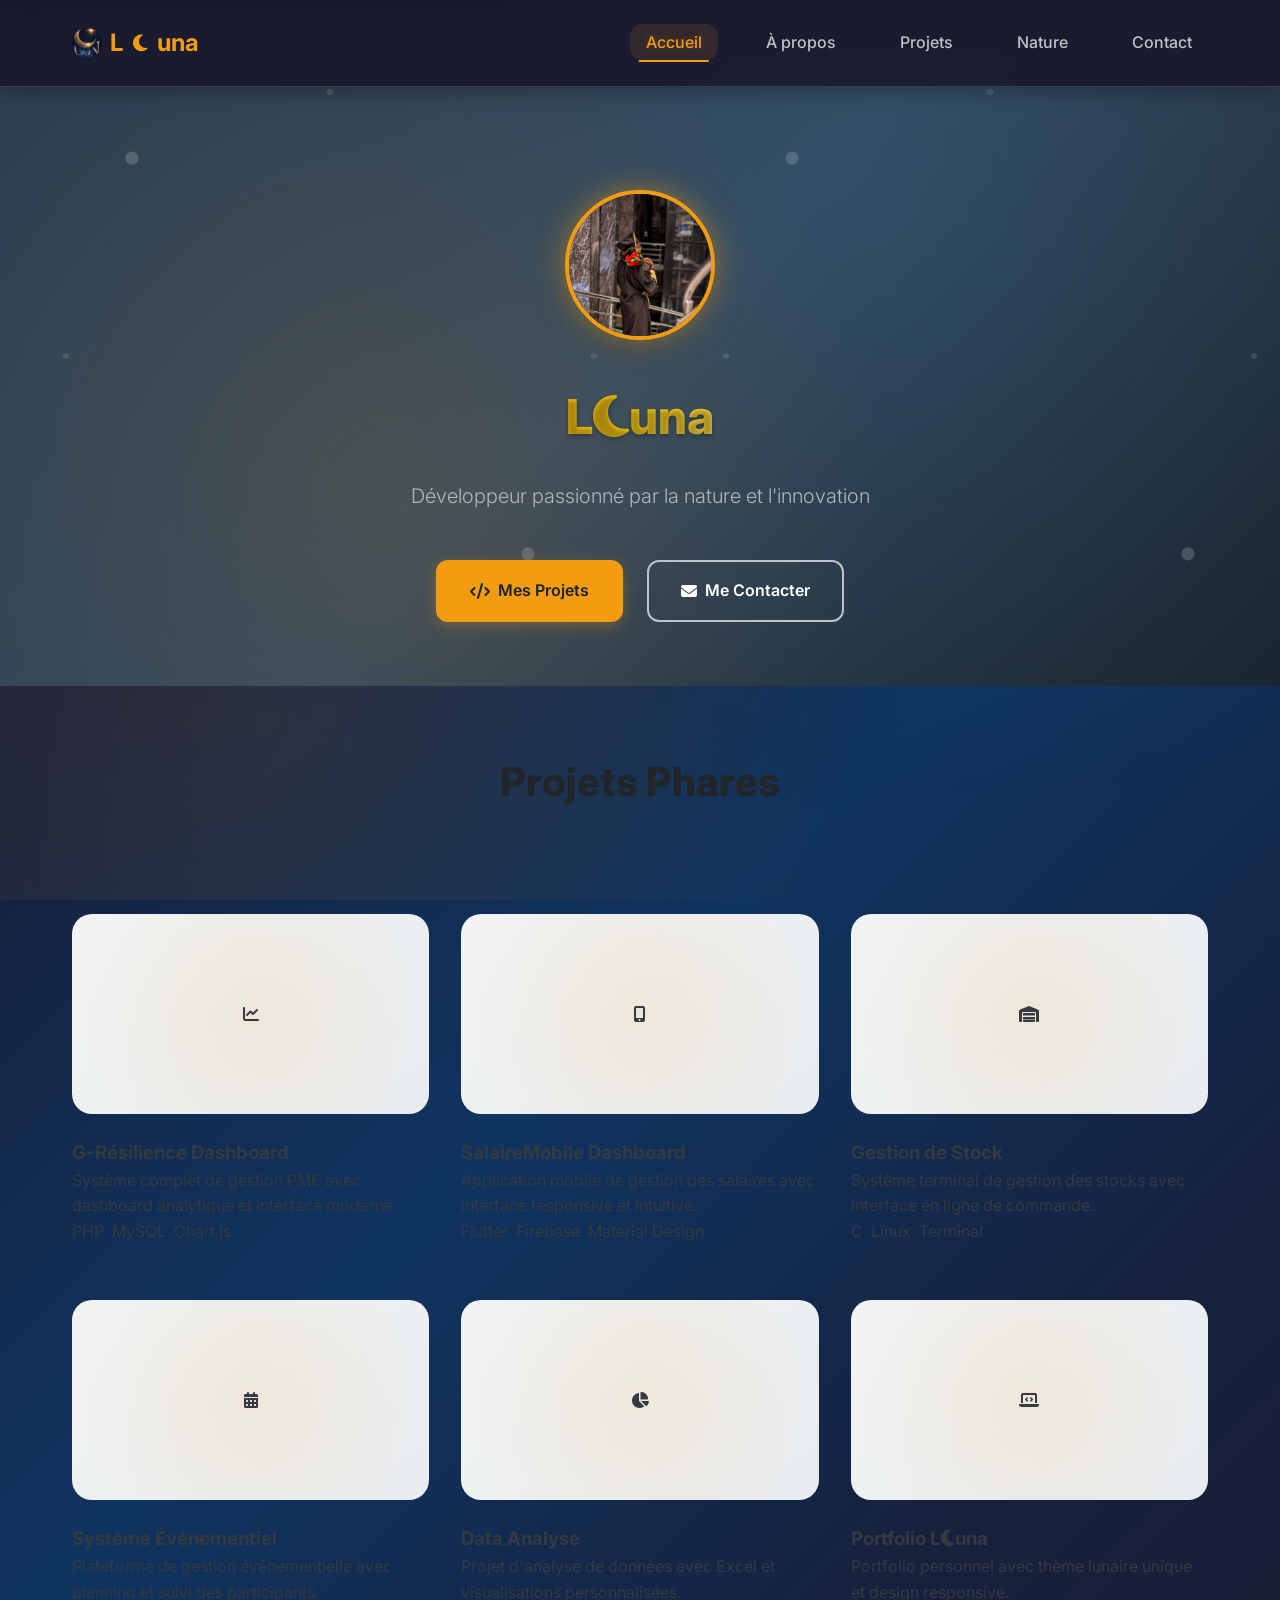
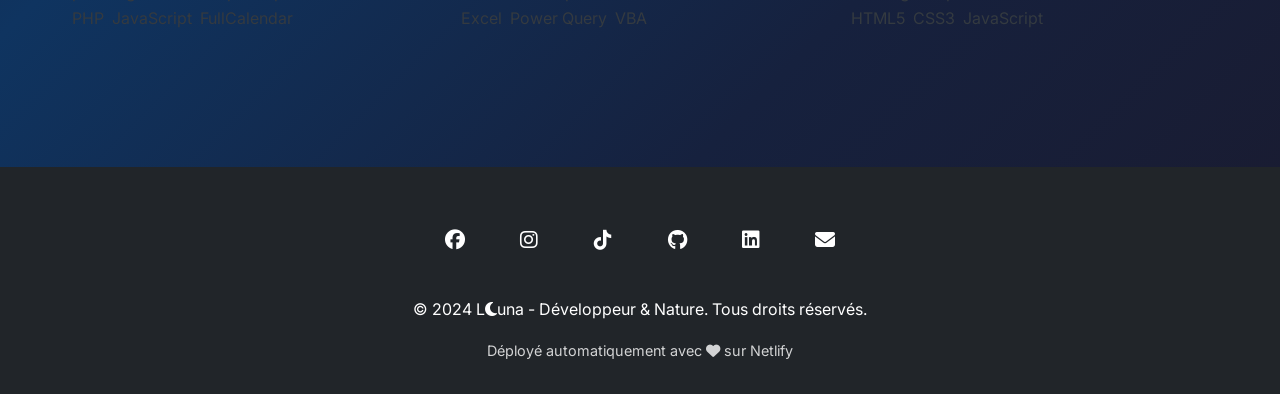
<file: index.html>
<!DOCTYPE html>
<html lang="fr">
<head>
    <meta charset="UTF-8">
    <meta name="viewport" content="width=device-width, initial-scale=1.0">
    <title>L<i class="fas fa-moon"></i>una - Développeur</title>
    <meta name="description" content="L<i class="fas fa-moon"></i>una - Développeur passionné par la nature et l'innovation">
    <meta name="keywords" content="développeur, PHP, MySQL, web design, nature">
    <meta name="author" content="L<i class="fas fa-moon"></i>una">
    
    <!-- Open Graph -->
    <meta property="og:title" content="L<i class="fas fa-moon"></i>una">
    <meta property="og:description" content="Développeur passionné par la nature et l'innovation">
    <meta property="og:type" content="website">
    <meta property="og:url" content="https://ton-nom.netlify.app">
    
    <!-- Favicon -->
    <link rel="icon" type="image/x-icon" href="assets/images/icon.jpeg">
    
    <!-- Fonts et Icons -->
    <link rel="stylesheet" href="https://cdnjs.cloudflare.com/ajax/libs/font-awesome/6.4.0/css/all.min.css">
    <link href="https://fonts.googleapis.com/css2?family=Inter:wght@300;400;500;600;700;800&display=swap" rel="stylesheet">
    
    <!-- Styles -->
    <link rel="stylesheet" href="assets/css/portfolio.css">
    
    <!-- Analytics -->
    <script async src="https://www.googletagmanager.com/gtag/js?id=GA_MEASUREMENT_ID"></script>
    <script>
        window.dataLayer = window.dataLayer || [];
        function gtag(){dataLayer.push(arguments);}
        gtag('js', new Date());
        gtag('config', 'GA_MEASUREMENT_ID');
    </script>
</head>
<body>
    <!-- Navigation -->
    <nav class="navbar" id="navbar">
        <div class="nav-container">
            <a href="index.html" class="nav-brand">
                <img src="assets/images/icon.jpeg" alt="L Icon" style="width: 30px; height: 30px; border-radius: 50%; object-fit: cover;">
                L<i class="fas fa-moon" style="font-size: 1.2rem; margin: 0 2px; color: var(--moon-gold);"></i>una
            </a>
            <button class="nav-toggle" id="navToggle">
                <i class="fas fa-bars"></i>
            </button>
            <ul class="nav-menu" id="navMenu">
                <li><a href="index.html" class="nav-link active">Accueil</a></li>
                <li><a href="about.html" class="nav-link">À propos</a></li>
                <li><a href="projects.html" class="nav-link">Projets</a></li>
                <li><a href="nature.html" class="nav-link">Nature</a></li>
                <li><a href="contact.html" class="nav-link">Contact</a></li>
            </ul>
        </div>
    </nav>

    <!-- Hero Section -->
    <section class="hero">
        <div class="hero-content">
            <img src="assets/images/collation.jpeg" alt="Photo de profil L" class="hero-avatar">
            <h1>L<i class="fas fa-moon"></i>una</h1>
            <p class="hero-tagline">Développeur passionné par la nature et l'innovation</p>
            <div class="hero-cta">
                <a href="projects.html" class="btn btn-primary">
                    <i class="fas fa-code"></i>
                    Mes Projets
                </a>
                <a href="contact.html" class="btn btn-secondary">
                    <i class="fas fa-envelope"></i>
                    Me Contacter
                </a>
            </div>
        </div>
    </section>

    <!-- Featured Projects -->
    <section class="section" id="projects">
        <div class="container">
            <h2 class="section-title fade-in-up">Projets Phares</h2>
            <p class="section-subtitle fade-in-up">Mes réalisations les plus récentes</p>
            
            <div class="projects-grid fade-in-up">
                <div class="project-card">
                    <div class="project-symbol">
                        <i class="fas fa-chart-line"></i>
                    </div>
                    <div class="project-content">
                        <h3>G-Résilience Dashboard</h3>
                        <p>Système complet de gestion PME avec dashboard analytique et interface moderne.</p>
                        <div class="project-tech">
                            <span class="tech-tag">PHP</span>
                            <span class="tech-tag">MySQL</span>
                            <span class="tech-tag">Chart.js</span>
                        </div>
                    </div>
                </div>
                
                <div class="project-card">
                    <div class="project-symbol">
                        <i class="fas fa-mobile-alt"></i>
                    </div>
                    <div class="project-content">
                        <h3>SalaireMobile Dashboard</h3>
                        <p>Application mobile de gestion des salaires avec interface responsive et intuitive.</p>
                        <div class="project-tech">
                            <span class="tech-tag">Flutter</span>
                            <span class="tech-tag">Firebase</span>
                            <span class="tech-tag">Material Design</span>
                        </div>
                    </div>
                </div>
                
                <div class="project-card">
                    <div class="project-symbol">
                        <i class="fas fa-warehouse"></i>
                    </div>
                    <div class="project-content">
                        <h3>Gestion de Stock</h3>
                        <p>Système terminal de gestion des stocks avec interface en ligne de commande.</p>
                        <div class="project-tech">
                            <span class="tech-tag">C</span>
                            <span class="tech-tag">Linux</span>
                            <span class="tech-tag">Terminal</span>
                        </div>
                    </div>
                </div>
                
                <div class="project-card">
                    <div class="project-symbol">
                        <i class="fas fa-calendar-alt"></i>
                    </div>
                    <div class="project-content">
                        <h3>Système Événementiel</h3>
                        <p>Plateforme de gestion événementielle avec planning et suivi des participants.</p>
                        <div class="project-tech">
                            <span class="tech-tag">PHP</span>
                            <span class="tech-tag">JavaScript</span>
                            <span class="tech-tag">FullCalendar</span>
                        </div>
                    </div>
                </div>
                
                <div class="project-card">
                    <div class="project-symbol">
                        <i class="fas fa-chart-pie"></i>
                    </div>
                    <div class="project-content">
                        <h3>Data Analyse</h3>
                        <p>Projet d'analyse de données avec Excel et visualisations personnalisées.</p>
                        <div class="project-tech">
                            <span class="tech-tag">Excel</span>
                            <span class="tech-tag">Power Query</span>
                            <span class="tech-tag">VBA</span>
                        </div>
                    </div>
                </div>
                
                <div class="project-card">
                    <div class="project-symbol">
                        <i class="fas fa-laptop-code"></i>
                    </div>
                    <div class="project-content">
                        <h3>Portfolio L<i class="fas fa-moon"></i>una</h3>
                        <p>Portfolio personnel avec thème lunaire unique et design responsive.</p>
                        <div class="project-tech">
                            <span class="tech-tag">HTML5</span>
                            <span class="tech-tag">CSS3</span>
                            <span class="tech-tag">JavaScript</span>
                        </div>
                    </div>
                </div>
            </div>
        </div>
    </section>

    <!-- Footer -->
    <footer class="footer">
        <div class="footer-content">
            <div class="social-links">
                <a href="https://www.facebook.com/share/1UqC4YAKZL/?mibextid=wwXIfr" class="social-link" target="_blank">
                    <i class="fab fa-facebook"></i>
                </a>
                <a href="https://www.instagram.com/mangomaange?igsh=NHo4NnZhNzYxZGMz&utm_source=qr" class="social-link" target="_blank">
                    <i class="fab fa-instagram"></i>
                </a>
                <a href="https://www.tiktok.com/@angemangomaa" class="social-link" target="_blank">
                    <i class="fab fa-tiktok"></i>
                </a>
                <a href="https://github.com" class="social-link" target="_blank">
                    <i class="fab fa-github"></i>
                </a>
                <a href="https://linkedin.com" class="social-link" target="_blank">
                    <i class="fab fa-linkedin"></i>
                </a>
                <a href="mailto:lunangedange@gmail.com" class="social-link">
                    <i class="fas fa-envelope"></i>
                </a>
            </div>
            <p>&copy; 2024 L<i class="fas fa-moon"></i>una - Développeur & Nature. Tous droits réservés.</p>
            <p style="margin-top: var(--spacing-sm); opacity: 0.8; font-size: 0.9rem;">
                Déployé automatiquement avec <i class="fas fa-heart" style="color: var(--accent-red);"></i> sur Netlify
            </p>
        </div>
    </footer>

    <script src="assets/js/main.js"></script>
</body>
</html>
</file>
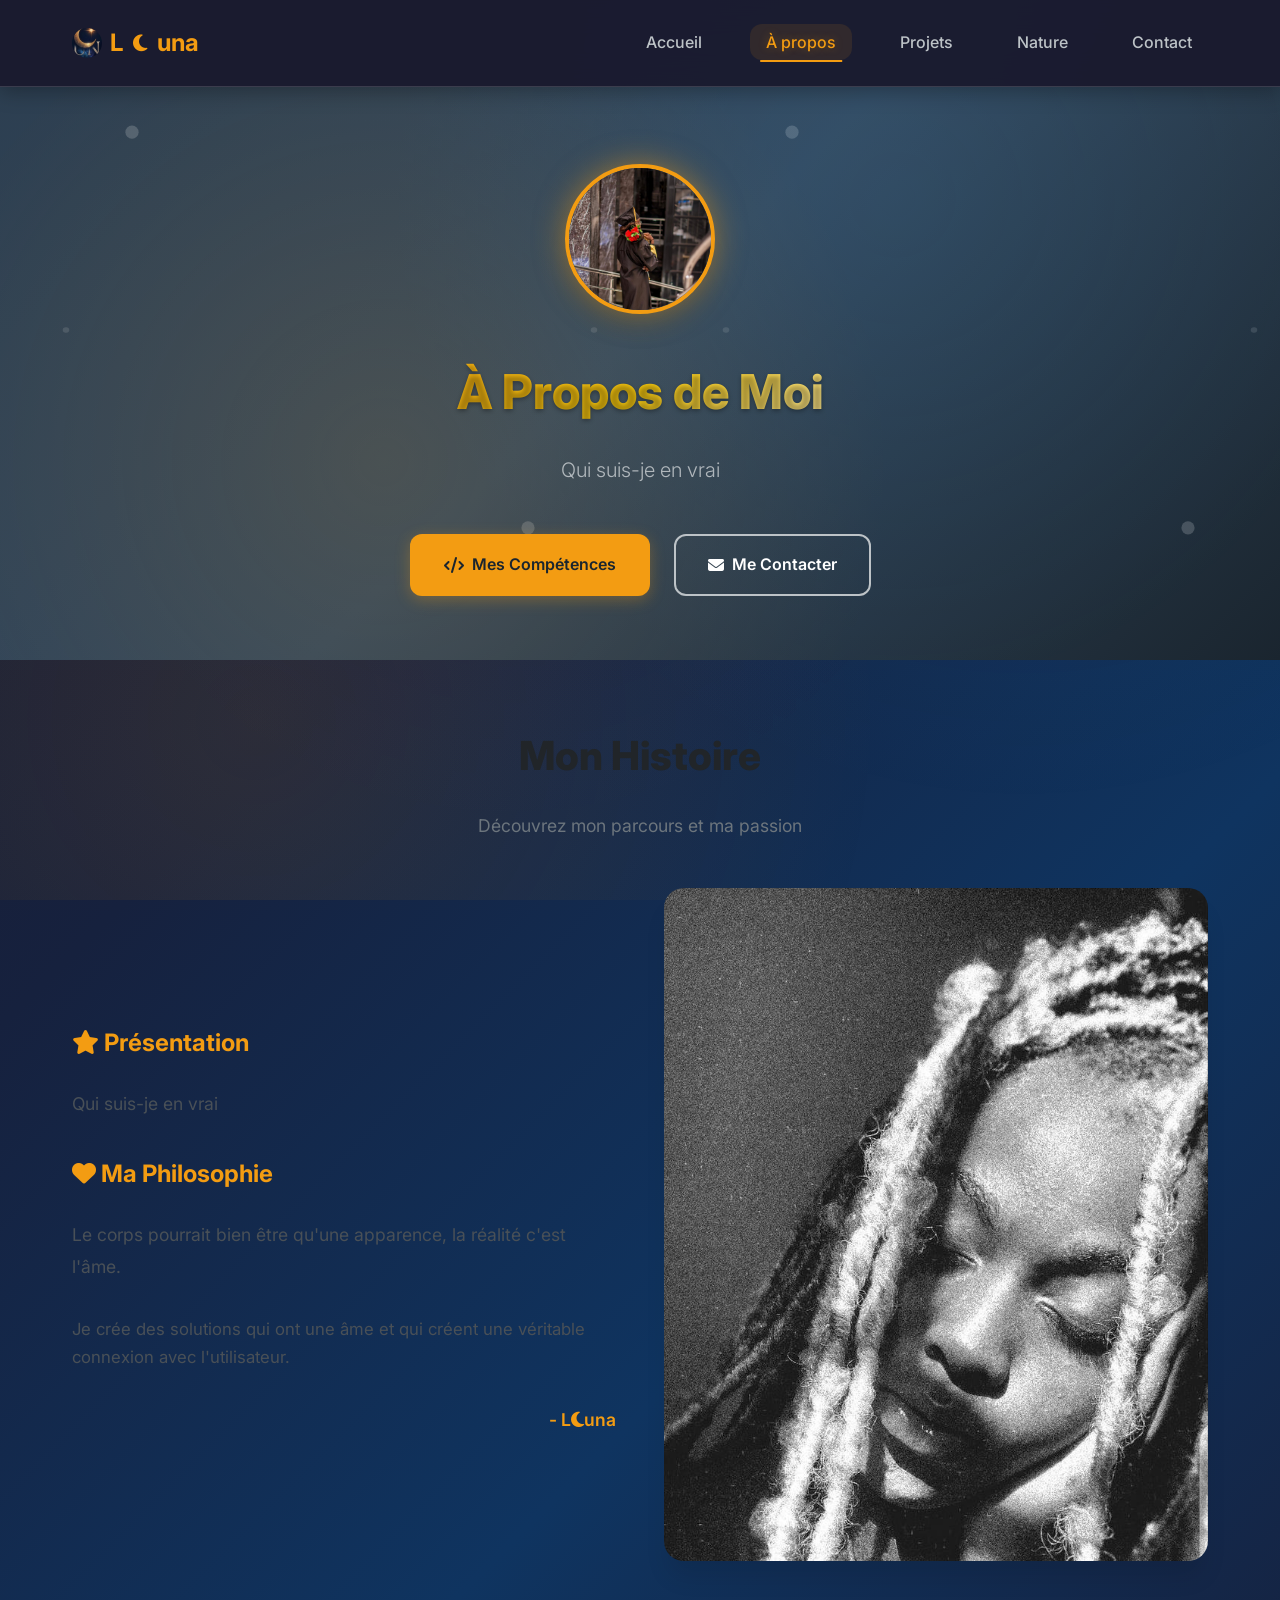
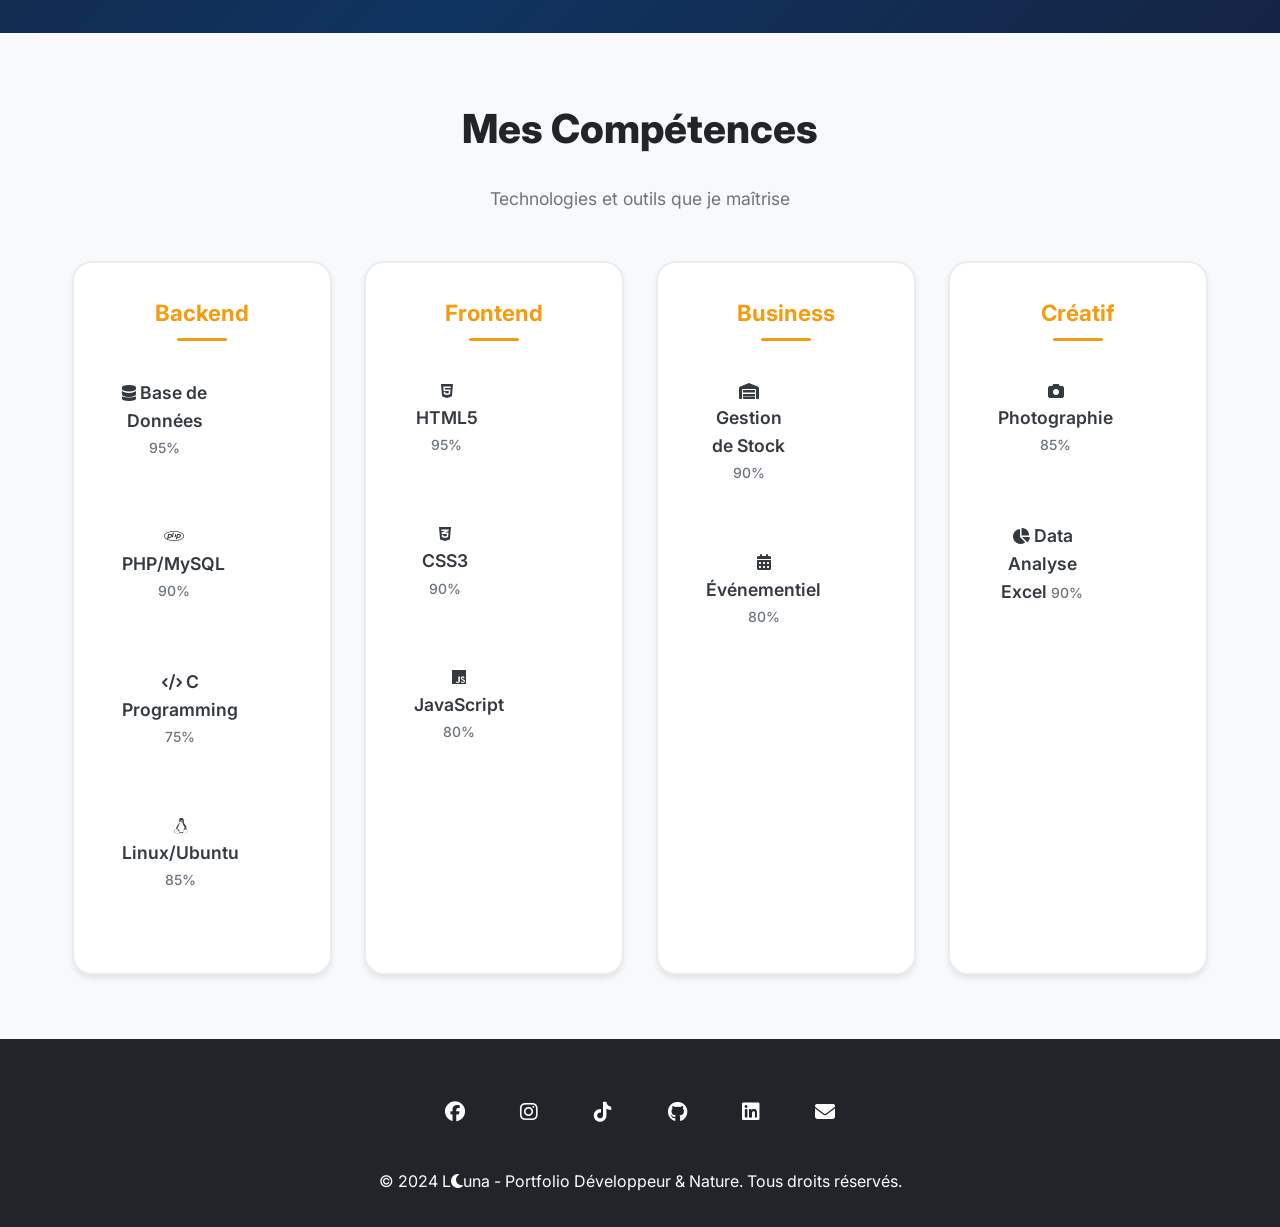
<file: about.html>
<!DOCTYPE html>
<html lang="fr">
<head>
    <meta charset="UTF-8">
    <meta name="viewport" content="width=device-width, initial-scale=1.0">
    <title>L<i class="fas fa-moon"></i>una - À propos</title>
    <link rel="stylesheet" href="https://cdnjs.cloudflare.com/ajax/libs/font-awesome/6.4.0/css/all.min.css">
    <link href="https://fonts.googleapis.com/css2?family=Inter:wght@300;400;500;600;700;800&display=swap" rel="stylesheet">
    <link rel="stylesheet" href="assets/css/portfolio.css">
</head>
<body>
    <!-- Navigation -->
    <nav class="navbar" id="navbar">
        <div class="nav-container">
            <a href="index.html" class="nav-brand">
                <img src="assets/images/icon.jpeg" alt="L Icon" style="width: 30px; height: 30px; border-radius: 50%; object-fit: cover;">
                L<i class="fas fa-moon" style="font-size: 1.2rem; margin: 0 2px; color: var(--moon-gold);"></i>una
            </a>
            <button class="nav-toggle" id="navToggle">
                <i class="fas fa-bars"></i>
            </button>
            <ul class="nav-menu" id="navMenu">
                <li><a href="index.html" class="nav-link">Accueil</a></li>
                <li><a href="about.html" class="nav-link active">À propos</a></li>
                <li><a href="projects.html" class="nav-link">Projets</a></li>
                <li><a href="nature.html" class="nav-link">Nature</a></li>
                <li><a href="contact.html" class="nav-link">Contact</a></li>
            </ul>
        </div>
    </nav>

    <!-- Hero Section -->
    <section class="hero">
        <div class="hero-content">
            <img src="assets/images/collation.jpeg" alt="Photo de profil L" class="hero-avatar">
            <h1>À Propos de Moi</h1>
            <p class="hero-tagline">Qui suis-je en vrai</p>
            <div class="hero-cta">
                <a href="#skills" class="btn btn-primary">
                    <i class="fas fa-code"></i>
                    Mes Compétences
                </a>
                <a href="contact.html" class="btn btn-secondary">
                    <i class="fas fa-envelope"></i>
                    Me Contacter
                </a>
            </div>
        </div>
    </section>

    <!-- About Section -->
    <section class="section" id="story">
        <div class="container">
            <h2 class="section-title fade-in-up">Mon Histoire</h2>
            <p class="section-subtitle fade-in-up">Découvrez mon parcours et ma passion</p>
            
            <div class="about-content fade-in-up">
                <div>
                    <div class="about-text">
                        <h3 style="color: var(--moon-gold); margin-bottom: var(--spacing-md); font-size: 1.5rem;">
                            <i class="fas fa-star"></i> Présentation
                        </h3>
                        <p style="font-size: 1.1rem; line-height: 1.8; margin-bottom: var(--spacing-lg);">
                            Qui suis-je en vrai
                        </p>
                        
                        <h3 style="color: var(--moon-gold); margin-bottom: var(--spacing-md); font-size: 1.5rem;">
                            <i class="fas fa-heart"></i> Ma Philosophie
                        </h3>
                        <p style="font-size: 1.1rem; line-height: 1.8; margin-bottom: var(--spacing-lg);">
                            Le corps pourrait bien être qu'une apparence, la réalité c'est l'âme.
                        </p>
                        <p style="font-size: 1.05rem; line-height: 1.7; margin-bottom: var(--spacing-lg); color: var(--gray-700);">
                            Je crée des solutions qui ont une âme et qui créent une véritable connexion avec l'utilisateur.
                        </p>
                        <p style="margin-top: var(--spacing-sm); text-align: right; color: var(--moon-gold); font-weight: 600;">
                            - L<span style="color: var(--moon-gold);"><i class="fas fa-moon"></i></span>una
                        </p>
                    </div>
                </div>
                <div>
                    <img src="assets/images/ame.jpeg" alt="À propos L" class="about-image">
                </div>
            </div>
        </div>
    </section>

    <!-- Compétences -->
    <section class="section" id="skills" style="background: var(--gray-50);">
        <div class="container">
            <h2 class="section-title fade-in-up">Mes Compétences</h2>
            <p class="section-subtitle fade-in-up">Technologies et outils que je maîtrise</p>
            
            <div class="skills-grid fade-in-up">
                <div class="skill-category">
                    <h3 class="category-title" style="color: var(--moon-gold); margin-bottom: var(--spacing-lg); text-align: center;">
                        Backend
                    </h3>
                    <div class="skills-list">
                        <div class="skill-item">
                            <div class="skill-header">
                                <i class="fas fa-database"></i>
                                <span class="skill-name">Base de Données</span>
                                <span class="skill-percentage">95%</span>
                            </div>
                            <div class="skill-progress">
                                <div class="skill-progress-bar" style="width: 95%"></div>
                            </div>
                        </div>
                        <div class="skill-item">
                            <div class="skill-header">
                                <i class="fab fa-php"></i>
                                <span class="skill-name">PHP/MySQL</span>
                                <span class="skill-percentage">90%</span>
                            </div>
                            <div class="skill-progress">
                                <div class="skill-progress-bar" style="width: 90%"></div>
                            </div>
                        </div>
                        <div class="skill-item">
                            <div class="skill-header">
                                <i class="fas fa-code"></i>
                                <span class="skill-name">C Programming</span>
                                <span class="skill-percentage">75%</span>
                            </div>
                            <div class="skill-progress">
                                <div class="skill-progress-bar" style="width: 75%"></div>
                            </div>
                        </div>
                        <div class="skill-item">
                            <div class="skill-header">
                                <i class="fab fa-linux"></i>
                                <span class="skill-name">Linux/Ubuntu</span>
                                <span class="skill-percentage">85%</span>
                            </div>
                            <div class="skill-progress">
                                <div class="skill-progress-bar" style="width: 85%"></div>
                            </div>
                        </div>
                    </div>
                </div>
                
                <div class="skill-category">
                    <h3 class="category-title" style="color: var(--moon-gold); margin-bottom: var(--spacing-lg); text-align: center;">
                        Frontend
                    </h3>
                    <div class="skills-list">
                        <div class="skill-item">
                            <div class="skill-header">
                                <i class="fab fa-html5"></i>
                                <span class="skill-name">HTML5</span>
                                <span class="skill-percentage">95%</span>
                            </div>
                            <div class="skill-progress">
                                <div class="skill-progress-bar" style="width: 95%"></div>
                            </div>
                        </div>
                        <div class="skill-item">
                            <div class="skill-header">
                                <i class="fab fa-css3-alt"></i>
                                <span class="skill-name">CSS3</span>
                                <span class="skill-percentage">90%</span>
                            </div>
                            <div class="skill-progress">
                                <div class="skill-progress-bar" style="width: 90%"></div>
                            </div>
                        </div>
                        <div class="skill-item">
                            <div class="skill-header">
                                <i class="fab fa-js"></i>
                                <span class="skill-name">JavaScript</span>
                                <span class="skill-percentage">80%</span>
                            </div>
                            <div class="skill-progress">
                                <div class="skill-progress-bar" style="width: 80%"></div>
                            </div>
                        </div>
                    </div>
                </div>
                
                <div class="skill-category">
                    <h3 class="category-title" style="color: var(--moon-gold); margin-bottom: var(--spacing-lg); text-align: center;">
                        Business
                    </h3>
                    <div class="skills-list">
                        <div class="skill-item">
                            <div class="skill-header">
                                <i class="fas fa-warehouse"></i>
                                <span class="skill-name">Gestion de Stock</span>
                                <span class="skill-percentage">90%</span>
                            </div>
                            <div class="skill-progress">
                                <div class="skill-progress-bar" style="width: 90%"></div>
                            </div>
                        </div>
                        <div class="skill-item">
                            <div class="skill-header">
                                <i class="fas fa-calendar-alt"></i>
                                <span class="skill-name">Événementiel</span>
                                <span class="skill-percentage">80%</span>
                            </div>
                            <div class="skill-progress">
                                <div class="skill-progress-bar" style="width: 80%"></div>
                            </div>
                        </div>
                    </div>
                </div>
                
                <div class="skill-category">
                    <h3 class="category-title" style="color: var(--moon-gold); margin-bottom: var(--spacing-lg); text-align: center;">
                        Créatif
                    </h3>
                    <div class="skills-list">
                        <div class="skill-item">
                            <div class="skill-header">
                                <i class="fas fa-camera"></i>
                                <span class="skill-name">Photographie</span>
                                <span class="skill-percentage">85%</span>
                            </div>
                            <div class="skill-progress">
                                <div class="skill-progress-bar" style="width: 85%"></div>
                            </div>
                        </div>
                        <div class="skill-item">
                            <div class="skill-header">
                                <i class="fas fa-chart-pie"></i>
                                <span class="skill-name">Data Analyse Excel</span>
                                <span class="skill-percentage">90%</span>
                            </div>
                            <div class="skill-progress">
                                <div class="skill-progress-bar" style="width: 90%"></div>
                            </div>
                        </div>
                    </div>
                </div>
            </div>
        </div>
    </section>

    <!-- Footer -->
    <footer class="footer">
        <div class="footer-content">
            <div class="social-links">
                <a href="https://www.facebook.com/share/1UqC4YAKZL/?mibextid=wwXIfr" class="social-link" target="_blank">
                    <i class="fab fa-facebook"></i>
                </a>
                <a href="https://www.instagram.com/mangomaange?igsh=NHo4NnZhNzYxZGMz&utm_source=qr" class="social-link" target="_blank">
                    <i class="fab fa-instagram"></i>
                </a>
                <a href="https://www.tiktok.com/@angemangomaa" class="social-link" target="_blank">
                    <i class="fab fa-tiktok"></i>
                </a>
                <a href="https://github.com" class="social-link" target="_blank">
                    <i class="fab fa-github"></i>
                </a>
                <a href="https://linkedin.com" class="social-link" target="_blank">
                    <i class="fab fa-linkedin"></i>
                </a>
                <a href="mailto:lunangedange@gmail.com" class="social-link">
                    <i class="fas fa-envelope"></i>
                </a>
            </div>
            <p>&copy; 2024 L<i class="fas fa-moon"></i>una - Portfolio Développeur & Nature. Tous droits réservés.</p>
        </div>
    </footer>

    <script src="assets/js/main.js"></script>
</body>
</html>
</file>
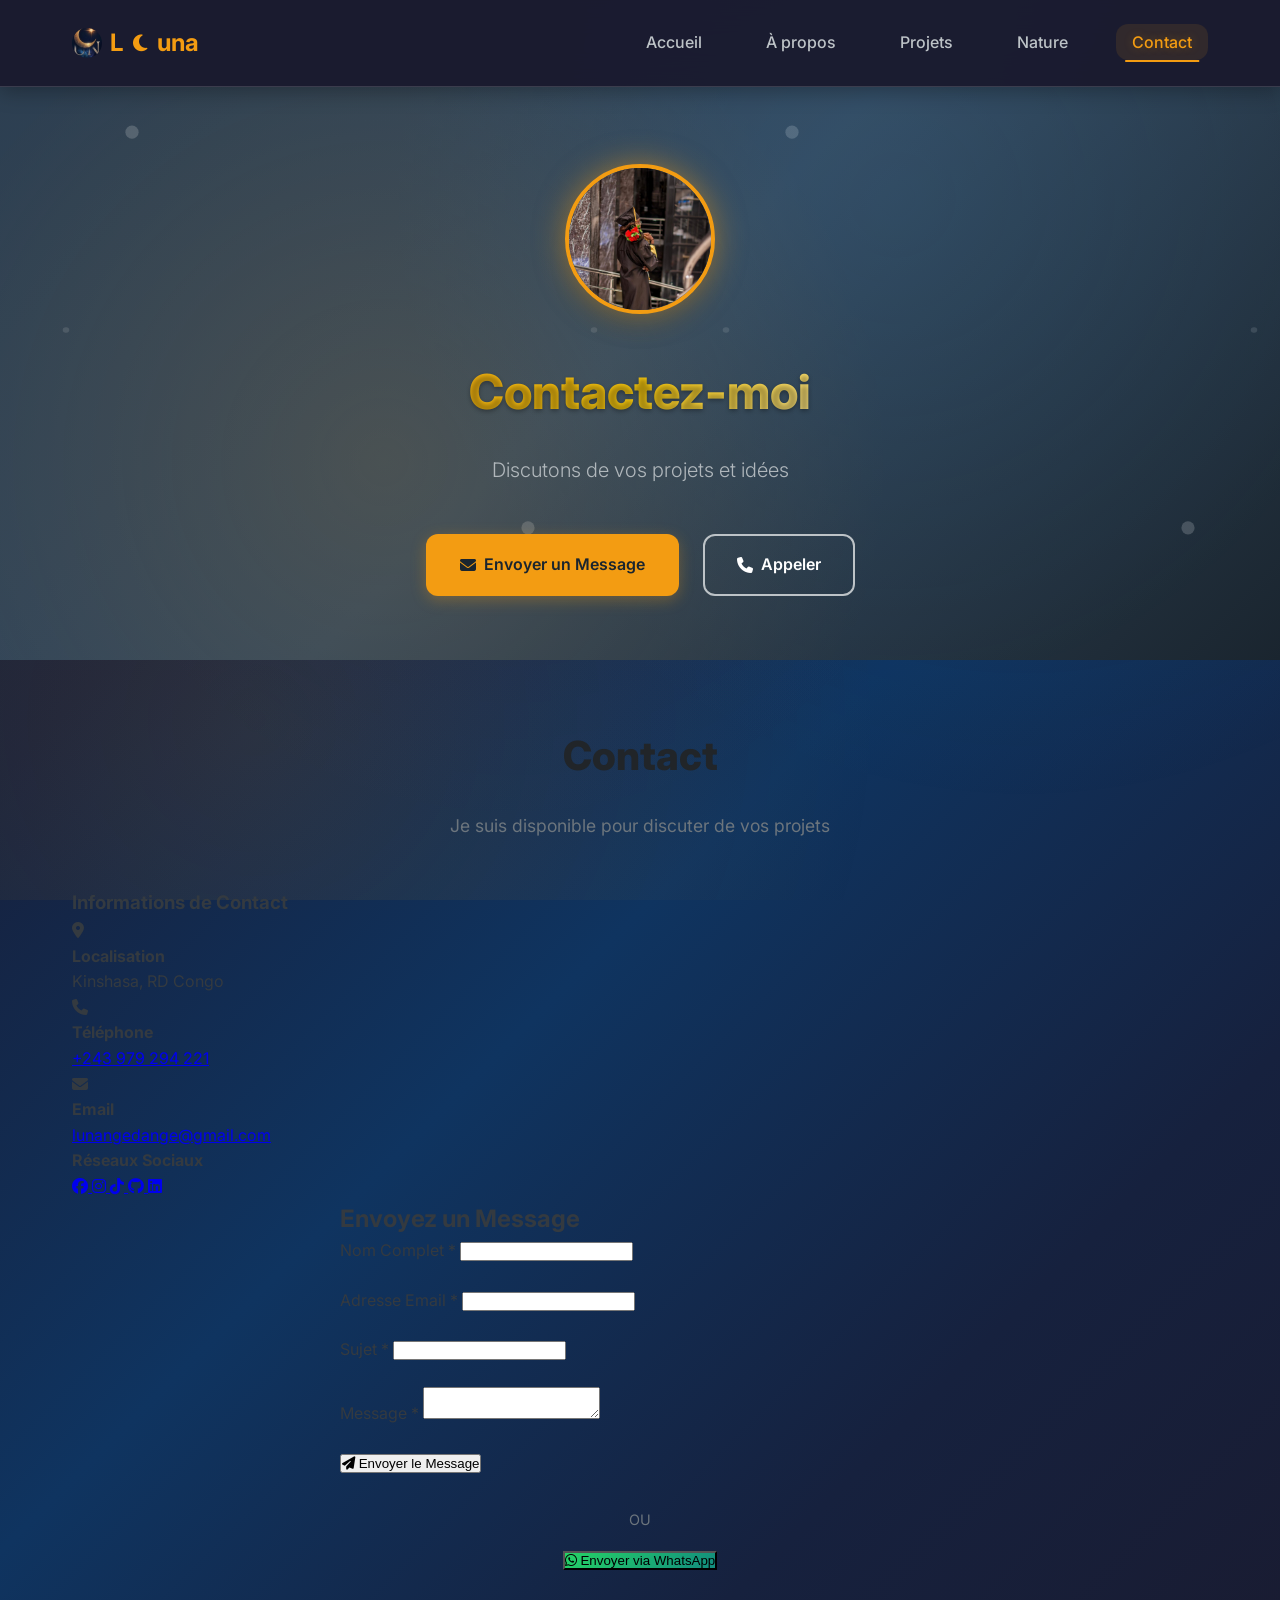
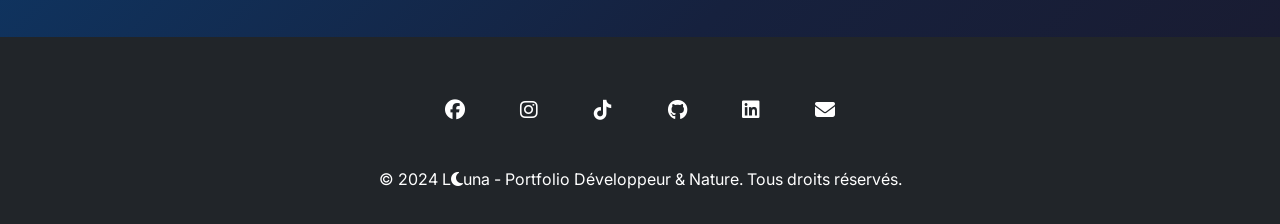
<file: contact.html>
<!DOCTYPE html>
<html lang="fr">
<head>
    <meta charset="UTF-8">
    <meta name="viewport" content="width=device-width, initial-scale=1.0">
    <title>L<i class="fas fa-moon"></i>una - Contact</title>
    <link rel="stylesheet" href="https://cdnjs.cloudflare.com/ajax/libs/font-awesome/6.4.0/css/all.min.css">
    <link href="https://fonts.googleapis.com/css2?family=Inter:wght@300;400;500;600;700;800&display=swap" rel="stylesheet">
    <link rel="stylesheet" href="assets/css/portfolio.css">
</head>
<body>
    <!-- Navigation -->
    <nav class="navbar" id="navbar">
        <div class="nav-container">
            <a href="index.html" class="nav-brand">
                <img src="assets/images/icon.jpeg" alt="L Icon" style="width: 30px; height: 30px; border-radius: 50%; object-fit: cover;">
                L<i class="fas fa-moon" style="font-size: 1.2rem; margin: 0 2px; color: var(--moon-gold);"></i>una
            </a>
            <button class="nav-toggle" id="navToggle">
                <i class="fas fa-bars"></i>
            </button>
            <ul class="nav-menu" id="navMenu">
                <li><a href="index.html" class="nav-link">Accueil</a></li>
                <li><a href="about.html" class="nav-link">À propos</a></li>
                <li><a href="projects.html" class="nav-link">Projets</a></li>
                <li><a href="nature.html" class="nav-link">Nature</a></li>
                <li><a href="contact.html" class="nav-link active">Contact</a></li>
            </ul>
        </div>
    </nav>

    <!-- Hero Section -->
    <section class="hero">
        <div class="hero-content">
            <img src="assets/images/collation.jpeg" alt="Photo de profil L" class="hero-avatar">
            <h1>Contactez-moi</h1>
            <p class="hero-tagline">Discutons de vos projets et idées</p>
            <div class="hero-cta">
                <a href="#contact-form" class="btn btn-primary">
                    <i class="fas fa-envelope"></i>
                    Envoyer un Message
                </a>
                <a href="tel:+243979294221" class="btn btn-secondary">
                    <i class="fas fa-phone"></i>
                    Appeler
                </a>
            </div>
        </div>
    </section>

    <!-- Contact Section -->
    <section class="section" id="contact-form">
        <div class="container">
            <h2 class="section-title fade-in-up">Contact</h2>
            <p class="section-subtitle fade-in-up">Je suis disponible pour discuter de vos projets</p>
            
            <div class="contact-container fade-in-up">
                <!-- Contact Info -->
                <div class="contact-info">
                    <h3>Informations de Contact</h3>
                    
                    <div class="contact-item">
                        <div class="contact-icon">
                            <i class="fas fa-map-marker-alt"></i>
                        </div>
                        <div class="contact-details">
                            <h4>Localisation</h4>
                            <p>Kinshasa, RD Congo</p>
                        </div>
                    </div>
                    
                    <div class="contact-item">
                        <div class="contact-icon">
                            <i class="fas fa-phone"></i>
                        </div>
                        <div class="contact-details">
                            <h4>Téléphone</h4>
                            <p><a href="tel:+243979294221">+243 979 294 221</a></p>
                        </div>
                    </div>
                    
                    <div class="contact-item">
                        <div class="contact-icon">
                            <i class="fas fa-envelope"></i>
                        </div>
                        <div class="contact-details">
                            <h4>Email</h4>
                            <p><a href="mailto:lunangedange@gmail.com">lunangedange@gmail.com</a></p>
                        </div>
                    </div>
                    
                    <div class="contact-social">
                        <h4>Réseaux Sociaux</h4>
                        <div class="social-links-contact">
                            <a href="https://www.facebook.com/share/1UqC4YAKZL/?mibextid=wwXIfr" class="social-link-contact" target="_blank">
                                <i class="fab fa-facebook"></i>
                            </a>
                            <a href="https://www.instagram.com/mangomaange?igsh=NHo4NnZhNzYxZGMz&utm_source=qr" class="social-link-contact" target="_blank">
                                <i class="fab fa-instagram"></i>
                            </a>
                            <a href="https://www.tiktok.com/@angemangomaa" class="social-link-contact" target="_blank">
                                <i class="fab fa-tiktok"></i>
                            </a>
                            <a href="https://github.com" class="social-link-contact" target="_blank">
                                <i class="fab fa-github"></i>
                            </a>
                            <a href="https://linkedin.com" class="social-link-contact" target="_blank">
                                <i class="fab fa-linkedin"></i>
                            </a>
                        </div>
                    </div>
                </div>
                
                <!-- Contact Form -->
                <div class="contact-form fade-in-up">
                    <h2>Envoyez un Message</h2>
                    
                    <form name="contact" method="POST" data-netlify="true">
                        <input type="hidden" name="form-name" value="contact">
                        <input type="hidden" name="_subject" value="Nouveau message depuis Portfolio L<i class='fas fa-moon'></i>una">
                        
                        <div class="form-group">
                            <label for="name">Nom Complet *</label>
                            <input type="text" id="name" name="name" required>
                        </div>
                        
                        <div class="form-group">
                            <label for="email">Adresse Email *</label>
                            <input type="email" id="email" name="email" required>
                        </div>
                        
                        <div class="form-group">
                            <label for="subject">Sujet *</label>
                            <input type="text" id="subject" name="subject" required>
                        </div>
                        
                        <div class="form-group">
                            <label for="message">Message *</label>
                            <textarea id="message" name="message" required></textarea>
                        </div>
                        
                        <button type="submit" class="submit-btn">
                            <i class="fas fa-paper-plane"></i>
                            Envoyer le Message
                        </button>
                        
                        <div style="text-align: center; margin-top: var(--spacing-lg);">
                            <p style="color: var(--gray-600); font-size: 0.9rem; margin-bottom: var(--spacing-sm);">OU</p>
                            <button type="button" class="submit-btn" onclick="sendToWhatsApp()" style="background: linear-gradient(135deg, #25D366, #128C7E);">
                                <i class="fab fa-whatsapp"></i> Envoyer via WhatsApp
                            </button>
                        </div>
                    </form>
                </div>
            </div>
        </div>
    </section>

    <!-- Footer -->
    <footer class="footer">
        <div class="footer-content">
            <div class="social-links">
                <a href="https://www.facebook.com/share/1UqC4YAKZL/?mibextid=wwXIfr" class="social-link" target="_blank">
                    <i class="fab fa-facebook"></i>
                </a>
                <a href="https://www.instagram.com/mangomaange?igsh=NHo4NnZhNzYxZGMz&utm_source=qr" class="social-link" target="_blank">
                    <i class="fab fa-instagram"></i>
                </a>
                <a href="https://www.tiktok.com/@angemangomaa" class="social-link" target="_blank">
                    <i class="fab fa-tiktok"></i>
                </a>
                <a href="https://github.com" class="social-link" target="_blank">
                    <i class="fab fa-github"></i>
                </a>
                <a href="https://linkedin.com" class="social-link" target="_blank">
                    <i class="fab fa-linkedin"></i>
                </a>
                <a href="mailto:lunangedange@gmail.com" class="social-link">
                    <i class="fas fa-envelope"></i>
                </a>
            </div>
            <p>&copy; 2024 L<i class="fas fa-moon"></i>una - Portfolio Développeur & Nature. Tous droits réservés.</p>
        </div>
    </footer>

    <script>
        function sendToWhatsApp() {
            const name = document.getElementById('name').value;
            const email = document.getElementById('email').value;
            const subject = document.getElementById('subject').value;
            const message = document.getElementById('message').value;
            
            if (!name || !email || !subject || !message) {
                alert('Veuillez remplir tous les champs avant d\'envoyer via WhatsApp.');
                return;
            }
            
            const whatsappMessage = `*Nouveau message de contact depuis le portfolio L<i class="fas fa-moon"></i>una*\n\n*Nom:* ${name}\n*Email:* ${email}\n*Sujet:* ${subject}\n\n*Message:*\n${message}`;
            const whatsappUrl = `https://wa.me/243979294221?text=${encodeURIComponent(whatsappMessage)}`;
            window.open(whatsappUrl, '_blank');
        }
    </script>
    
    <script src="assets/js/main.js"></script>
</body>
</html>
</file>
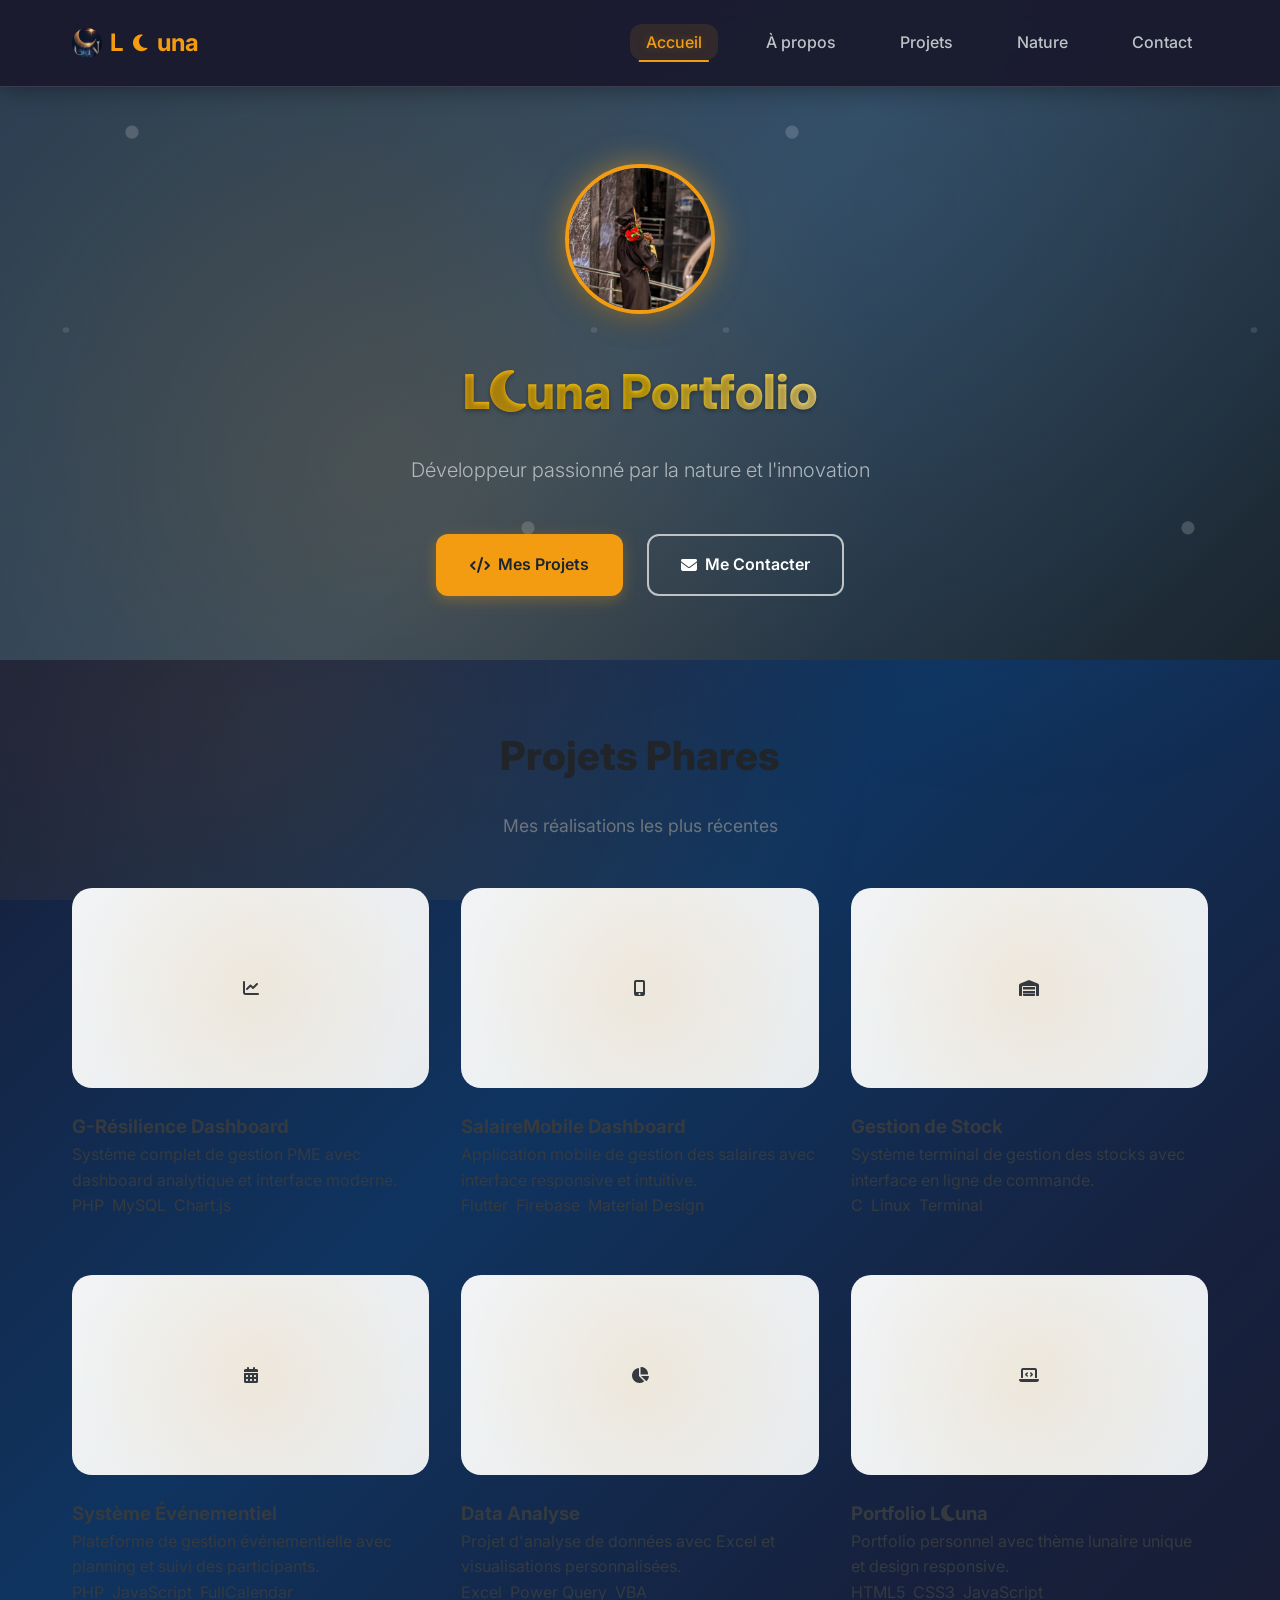
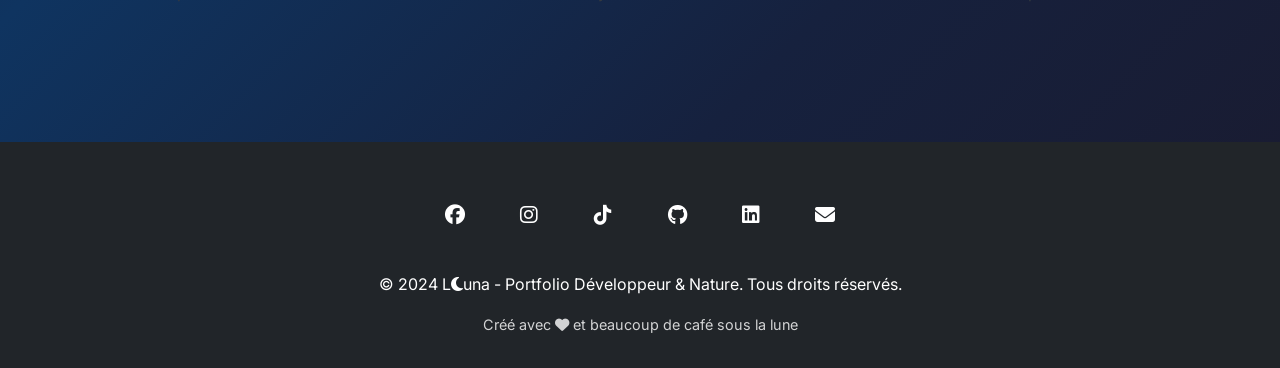
<file: index_static.html>
<!DOCTYPE html>
<html lang="fr">
<head>
    <meta charset="UTF-8">
    <meta name="viewport" content="width=device-width, initial-scale=1.0">
    <title>L<i class="fas fa-moon"></i>una - Portfolio</title>
    <link rel="stylesheet" href="https://cdnjs.cloudflare.com/ajax/libs/font-awesome/6.4.0/css/all.min.css">
    <link href="https://fonts.googleapis.com/css2?family=Inter:wght@300;400;500;600;700;800&display=swap" rel="stylesheet">
    <link rel="stylesheet" href="assets/css/portfolio.css">
</head>
<body>
    <!-- Navigation -->
    <nav class="navbar" id="navbar">
        <div class="nav-container">
            <a href="index.html" class="nav-brand">
                <img src="assets/images/icon.jpeg" alt="L Icon" style="width: 30px; height: 30px; border-radius: 50%; object-fit: cover;">
                L<i class="fas fa-moon" style="font-size: 1.2rem; margin: 0 2px; color: var(--moon-gold);"></i>una
            </a>
            <button class="nav-toggle" id="navToggle">
                <i class="fas fa-bars"></i>
            </button>
            <ul class="nav-menu" id="navMenu">
                <li><a href="index.html" class="nav-link active">Accueil</a></li>
                <li><a href="about.html" class="nav-link">À propos</a></li>
                <li><a href="projects.html" class="nav-link">Projets</a></li>
                <li><a href="nature.html" class="nav-link">Nature</a></li>
                <li><a href="contact.html" class="nav-link">Contact</a></li>
            </ul>
        </div>
    </nav>

    <!-- Hero Section -->
    <section class="hero">
        <div class="hero-content">
            <img src="assets/images/collation.jpeg" alt="Photo de profil L" class="hero-avatar">
            <h1>L<i class="fas fa-moon"></i>una Portfolio</h1>
            <p class="hero-tagline">Développeur passionné par la nature et l'innovation</p>
            <div class="hero-cta">
                <a href="#projects" class="btn btn-primary">
                    <i class="fas fa-code"></i>
                    Mes Projets
                </a>
                <a href="contact.html" class="btn btn-secondary">
                    <i class="fas fa-envelope"></i>
                    Me Contacter
                </a>
            </div>
        </div>
    </section>

    <!-- Featured Projects -->
    <section class="section" id="projects">
        <div class="container">
            <h2 class="section-title fade-in-up">Projets Phares</h2>
            <p class="section-subtitle fade-in-up">Mes réalisations les plus récentes</p>
            
            <div class="projects-grid fade-in-up">
                <div class="project-card">
                    <div class="project-symbol">
                        <i class="fas fa-chart-line"></i>
                    </div>
                    <div class="project-content">
                        <h3>G-Résilience Dashboard</h3>
                        <p>Système complet de gestion PME avec dashboard analytique et interface moderne.</p>
                        <div class="project-tech">
                            <span class="tech-tag">PHP</span>
                            <span class="tech-tag">MySQL</span>
                            <span class="tech-tag">Chart.js</span>
                        </div>
                    </div>
                </div>
                
                <div class="project-card">
                    <div class="project-symbol">
                        <i class="fas fa-mobile-alt"></i>
                    </div>
                    <div class="project-content">
                        <h3>SalaireMobile Dashboard</h3>
                        <p>Application mobile de gestion des salaires avec interface responsive et intuitive.</p>
                        <div class="project-tech">
                            <span class="tech-tag">Flutter</span>
                            <span class="tech-tag">Firebase</span>
                            <span class="tech-tag">Material Design</span>
                        </div>
                    </div>
                </div>
                
                <div class="project-card">
                    <div class="project-symbol">
                        <i class="fas fa-warehouse"></i>
                    </div>
                    <div class="project-content">
                        <h3>Gestion de Stock</h3>
                        <p>Système terminal de gestion des stocks avec interface en ligne de commande.</p>
                        <div class="project-tech">
                            <span class="tech-tag">C</span>
                            <span class="tech-tag">Linux</span>
                            <span class="tech-tag">Terminal</span>
                        </div>
                    </div>
                </div>
                
                <div class="project-card">
                    <div class="project-symbol">
                        <i class="fas fa-calendar-alt"></i>
                    </div>
                    <div class="project-content">
                        <h3>Système Événementiel</h3>
                        <p>Plateforme de gestion événementielle avec planning et suivi des participants.</p>
                        <div class="project-tech">
                            <span class="tech-tag">PHP</span>
                            <span class="tech-tag">JavaScript</span>
                            <span class="tech-tag">FullCalendar</span>
                        </div>
                    </div>
                </div>
                
                <div class="project-card">
                    <div class="project-symbol">
                        <i class="fas fa-chart-pie"></i>
                    </div>
                    <div class="project-content">
                        <h3>Data Analyse</h3>
                        <p>Projet d'analyse de données avec Excel et visualisations personnalisées.</p>
                        <div class="project-tech">
                            <span class="tech-tag">Excel</span>
                            <span class="tech-tag">Power Query</span>
                            <span class="tech-tag">VBA</span>
                        </div>
                    </div>
                </div>
                
                <div class="project-card">
                    <div class="project-symbol">
                        <i class="fas fa-laptop-code"></i>
                    </div>
                    <div class="project-content">
                        <h3>Portfolio L<i class="fas fa-moon"></i>una</h3>
                        <p>Portfolio personnel avec thème lunaire unique et design responsive.</p>
                        <div class="project-tech">
                            <span class="tech-tag">HTML5</span>
                            <span class="tech-tag">CSS3</span>
                            <span class="tech-tag">JavaScript</span>
                        </div>
                    </div>
                </div>
            </div>
        </div>
    </section>

    <!-- Footer -->
    <footer class="footer">
        <div class="footer-content">
            <div class="social-links">
                <a href="https://www.facebook.com/share/1UqC4YAKZL/?mibextid=wwXIfr" class="social-link" target="_blank">
                    <i class="fab fa-facebook"></i>
                </a>
                <a href="https://www.instagram.com/mangomaange?igsh=NHo4NnZhNzYxZGMz&utm_source=qr" class="social-link" target="_blank">
                    <i class="fab fa-instagram"></i>
                </a>
                <a href="https://www.tiktok.com/@angemangomaa" class="social-link" target="_blank">
                    <i class="fab fa-tiktok"></i>
                </a>
                <a href="https://github.com" class="social-link" target="_blank">
                    <i class="fab fa-github"></i>
                </a>
                <a href="https://linkedin.com" class="social-link" target="_blank">
                    <i class="fab fa-linkedin"></i>
                </a>
                <a href="mailto:lunangedange@gmail.com" class="social-link">
                    <i class="fas fa-envelope"></i>
                </a>
            </div>
            <p>&copy; 2024 L<i class="fas fa-moon"></i>una - Portfolio Développeur & Nature. Tous droits réservés.</p>
            <p style="margin-top: var(--spacing-sm); opacity: 0.8; font-size: 0.9rem;">
                Créé avec <i class="fas fa-heart" style="color: var(--accent-red);"></i> et beaucoup de café sous la lune
            </p>
        </div>
    </footer>

    <script src="assets/js/main.js"></script>
</body>
</html>
</file>
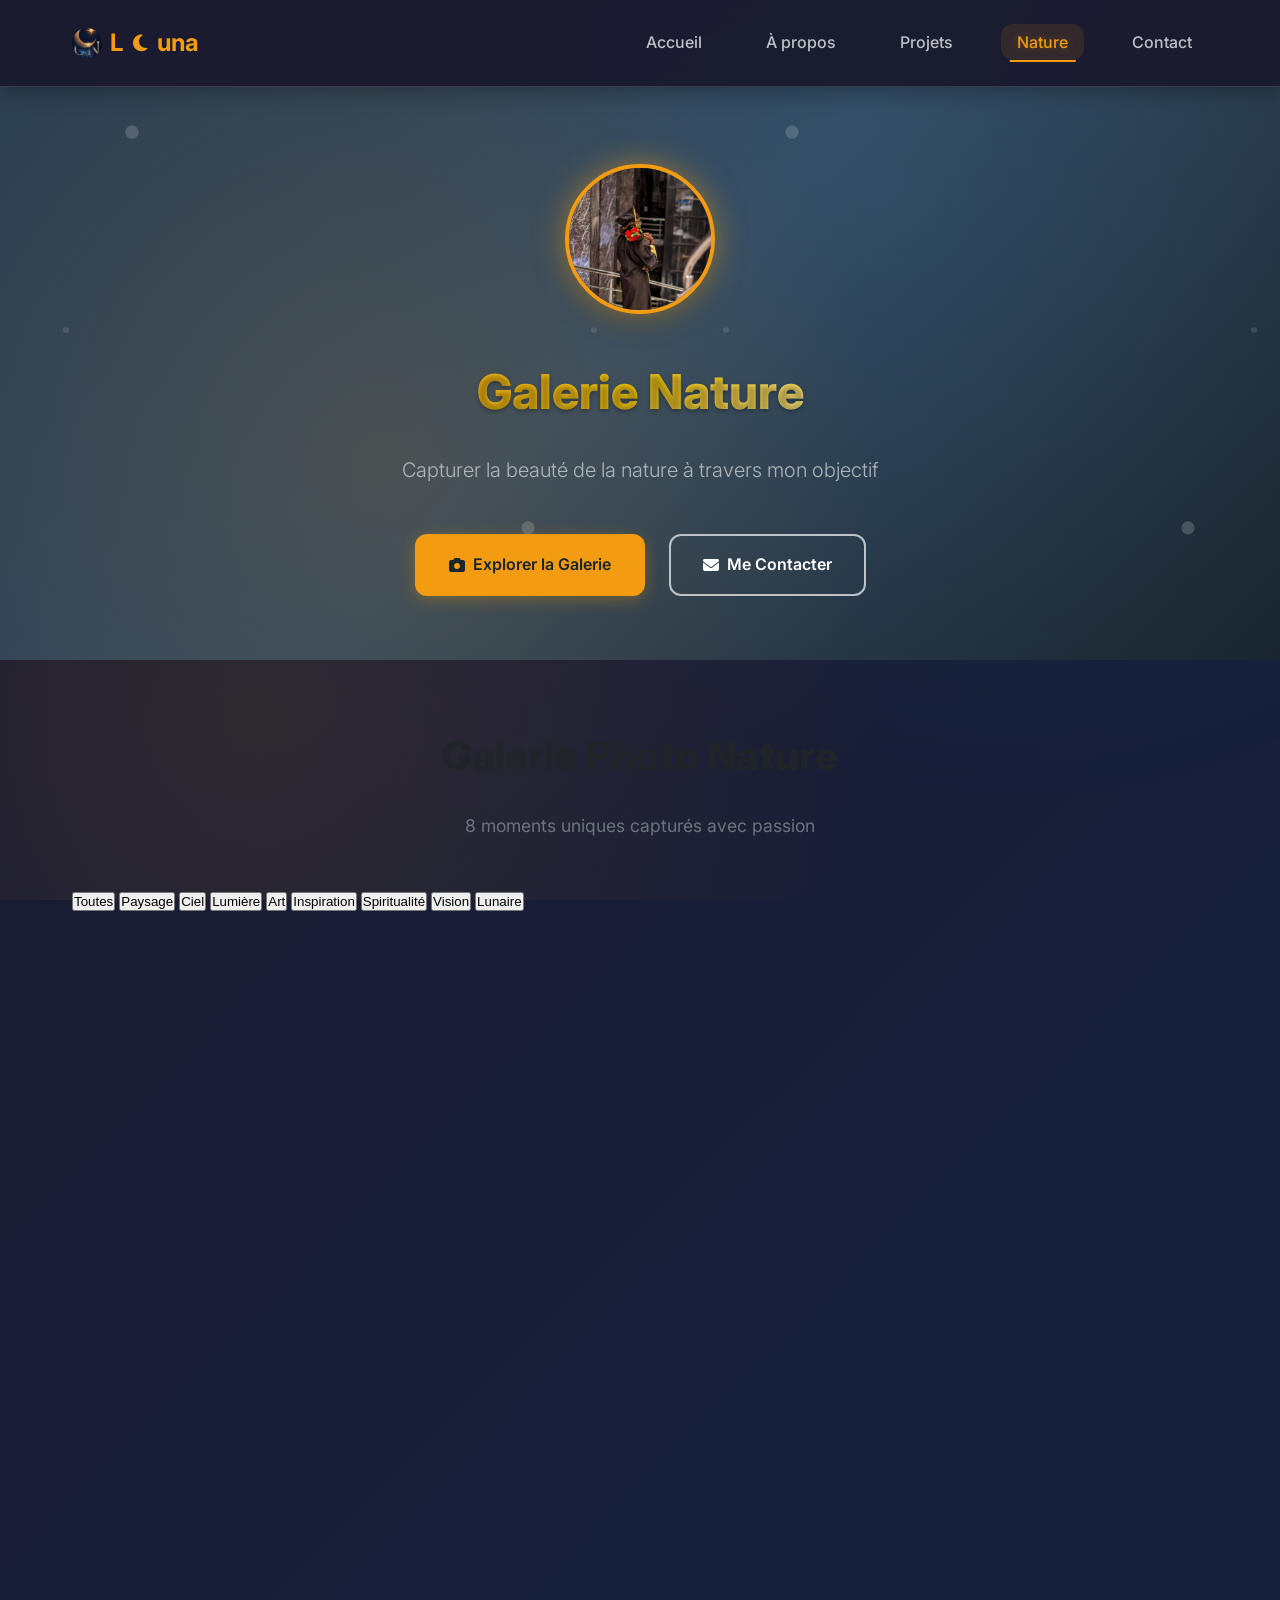
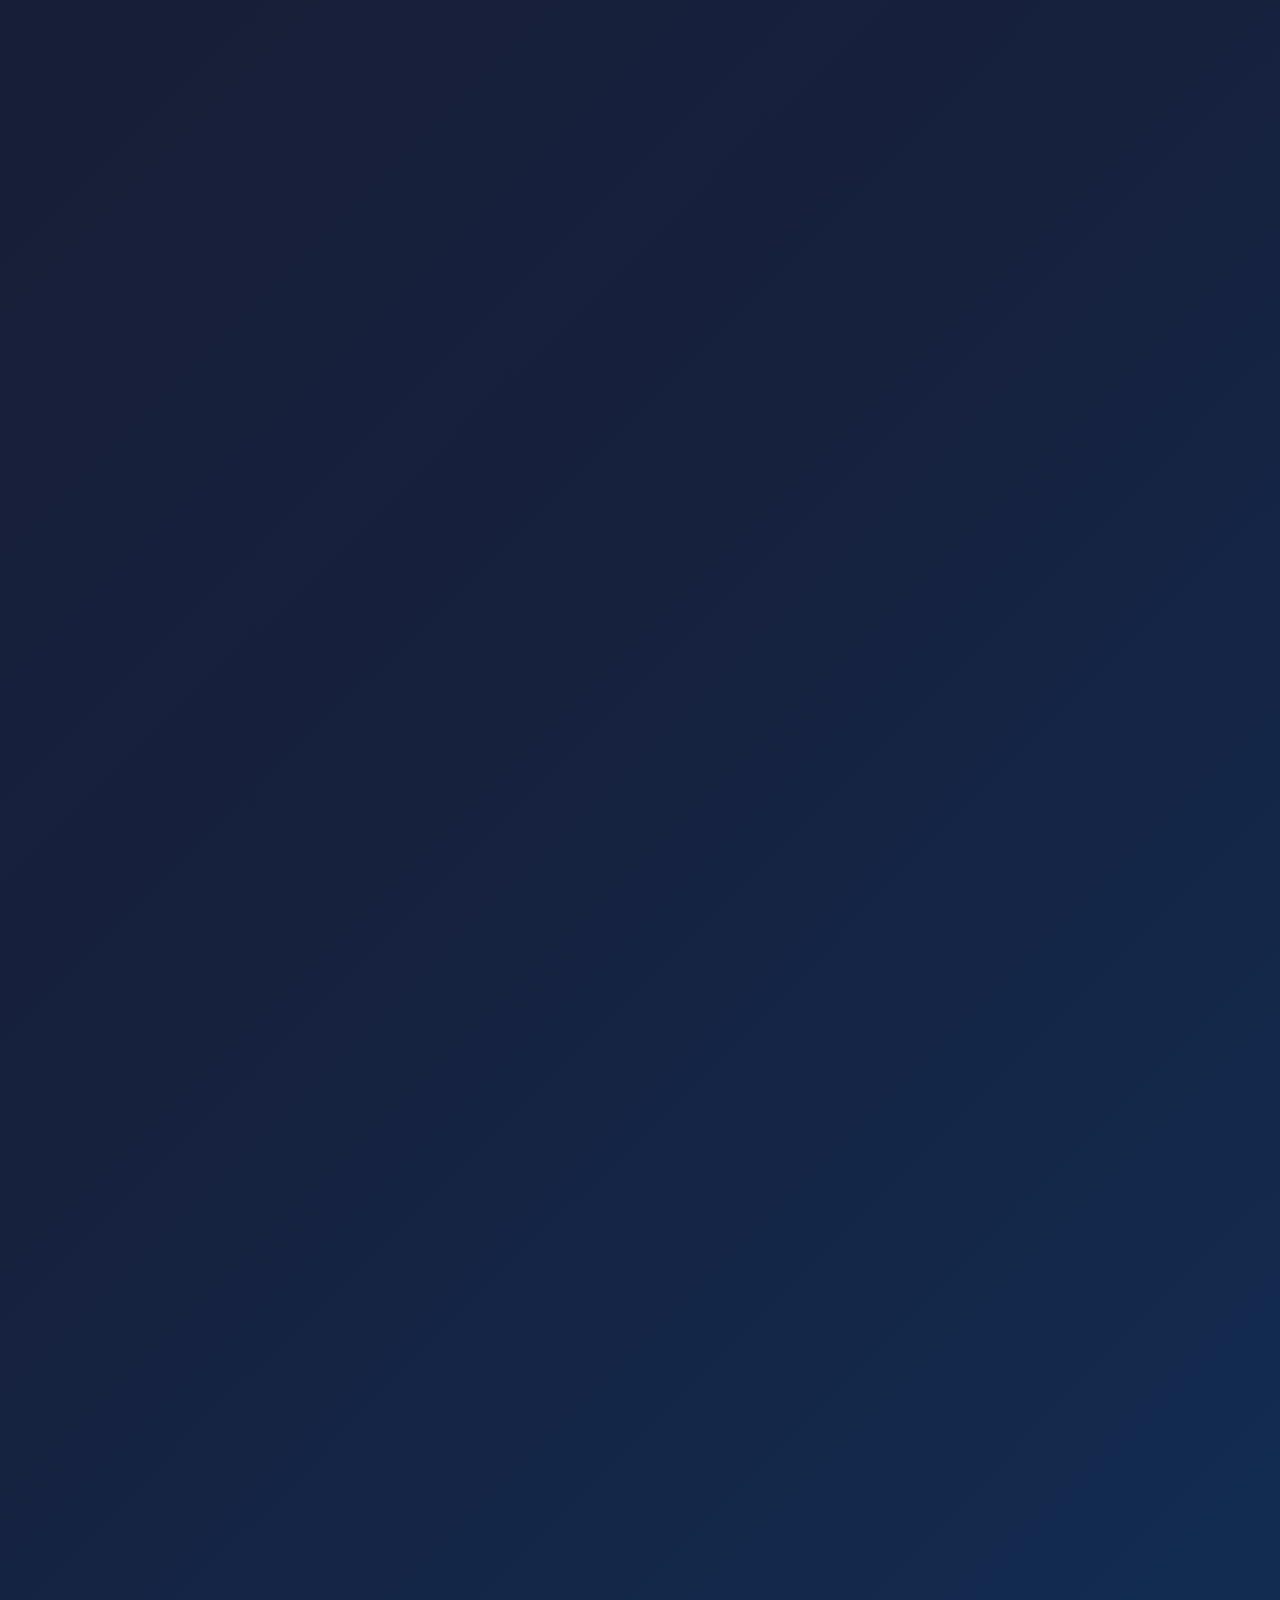
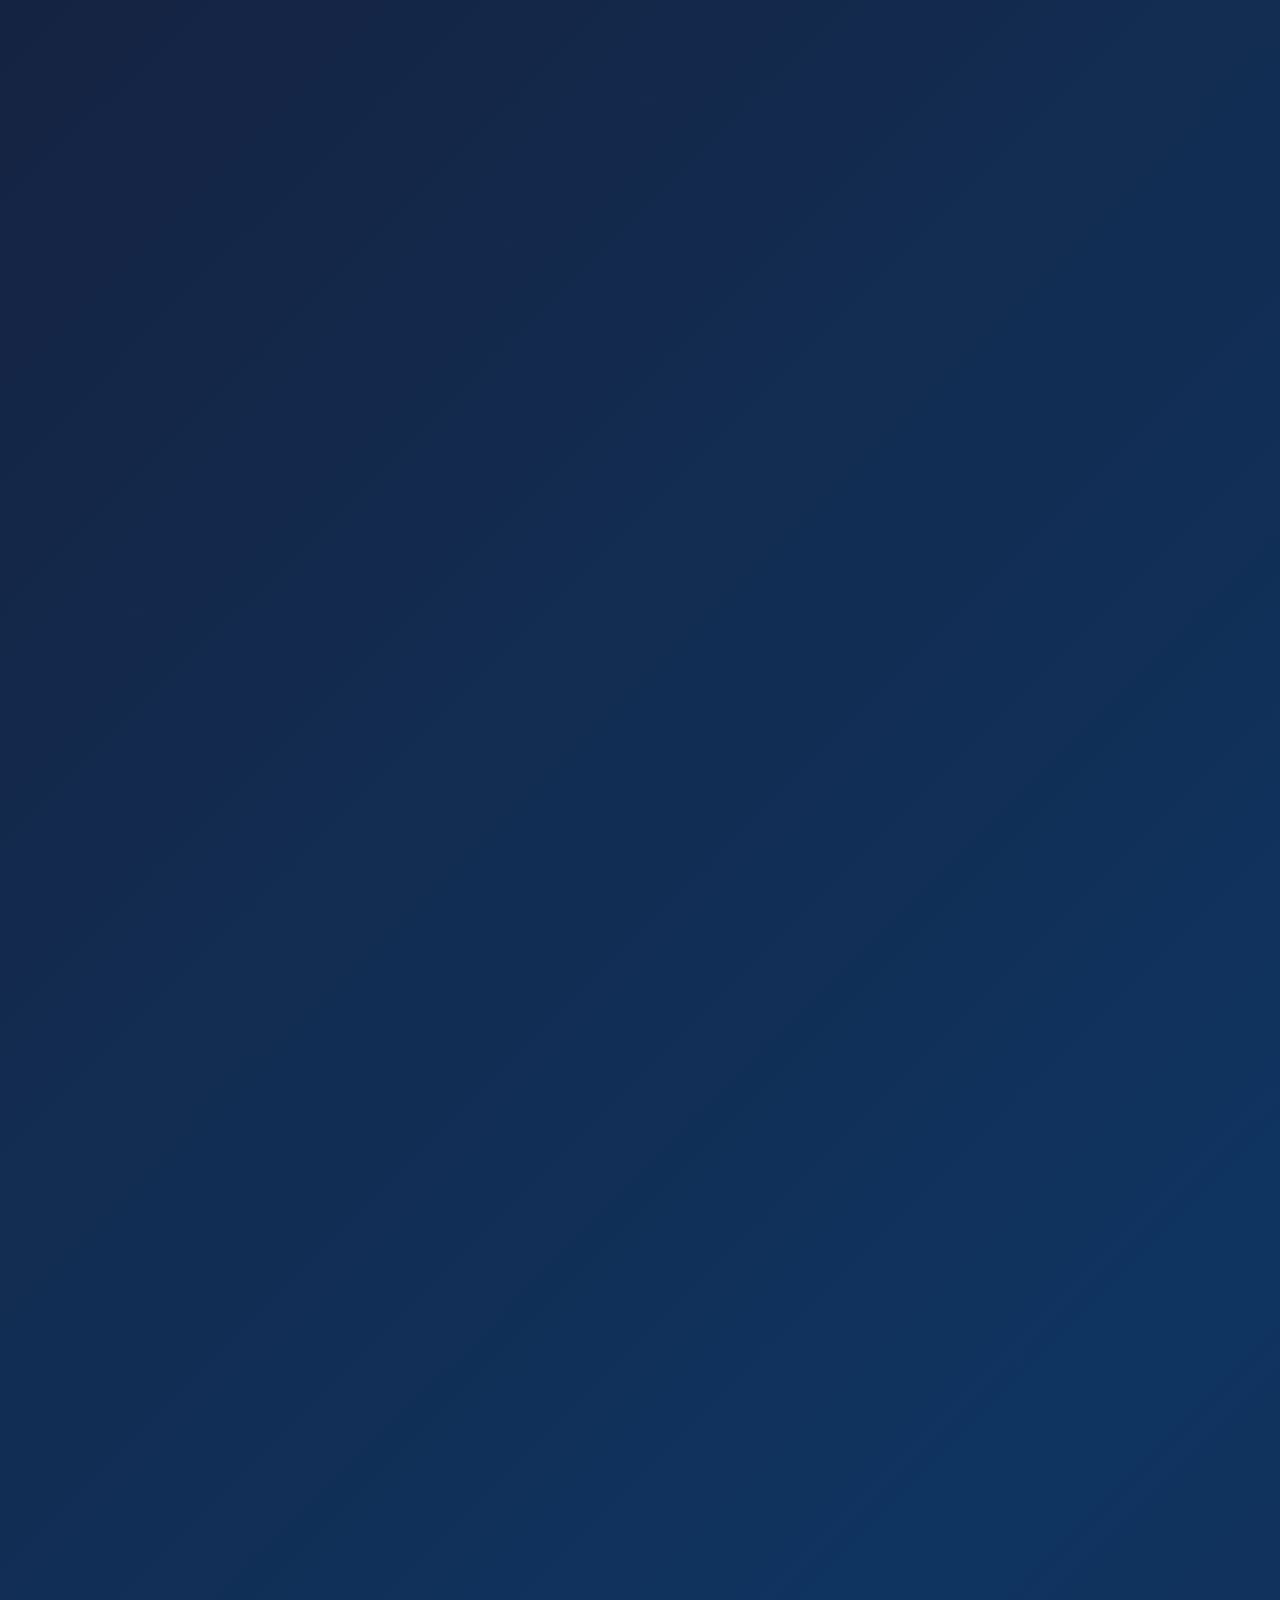
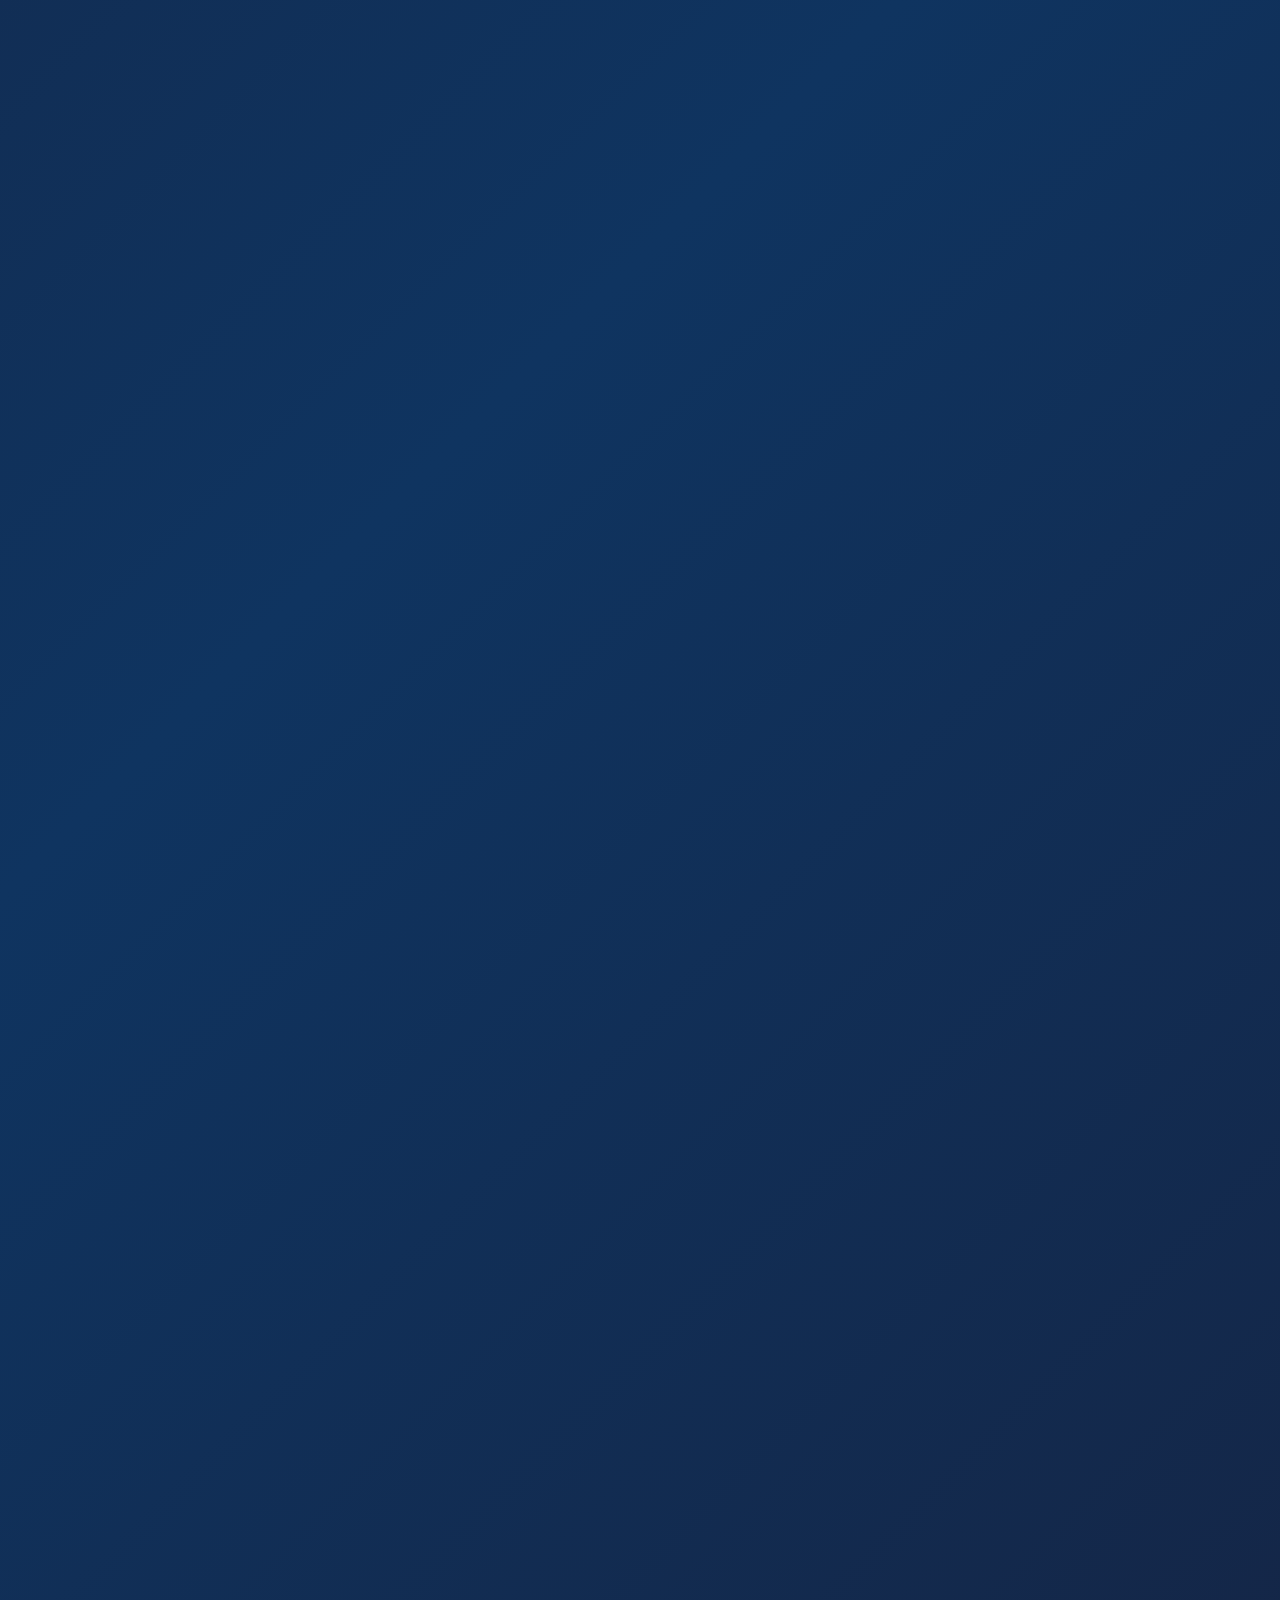
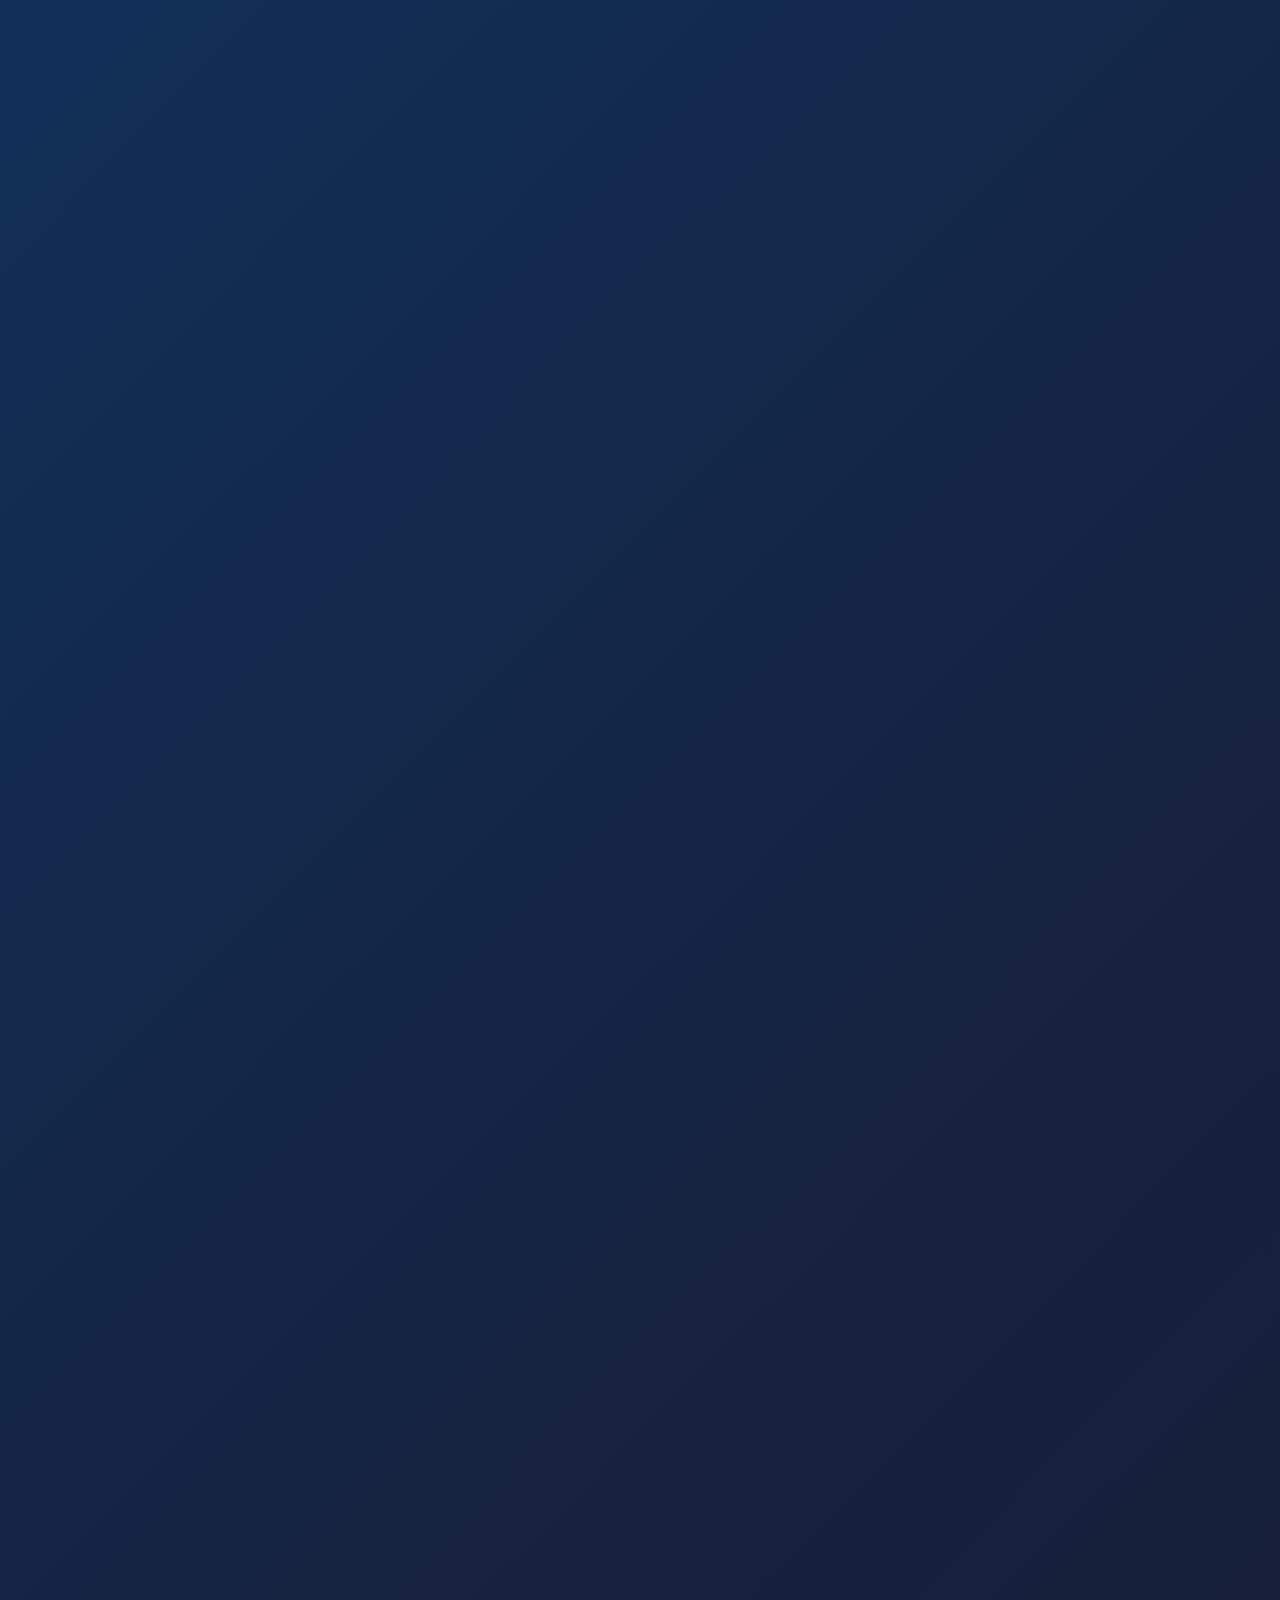
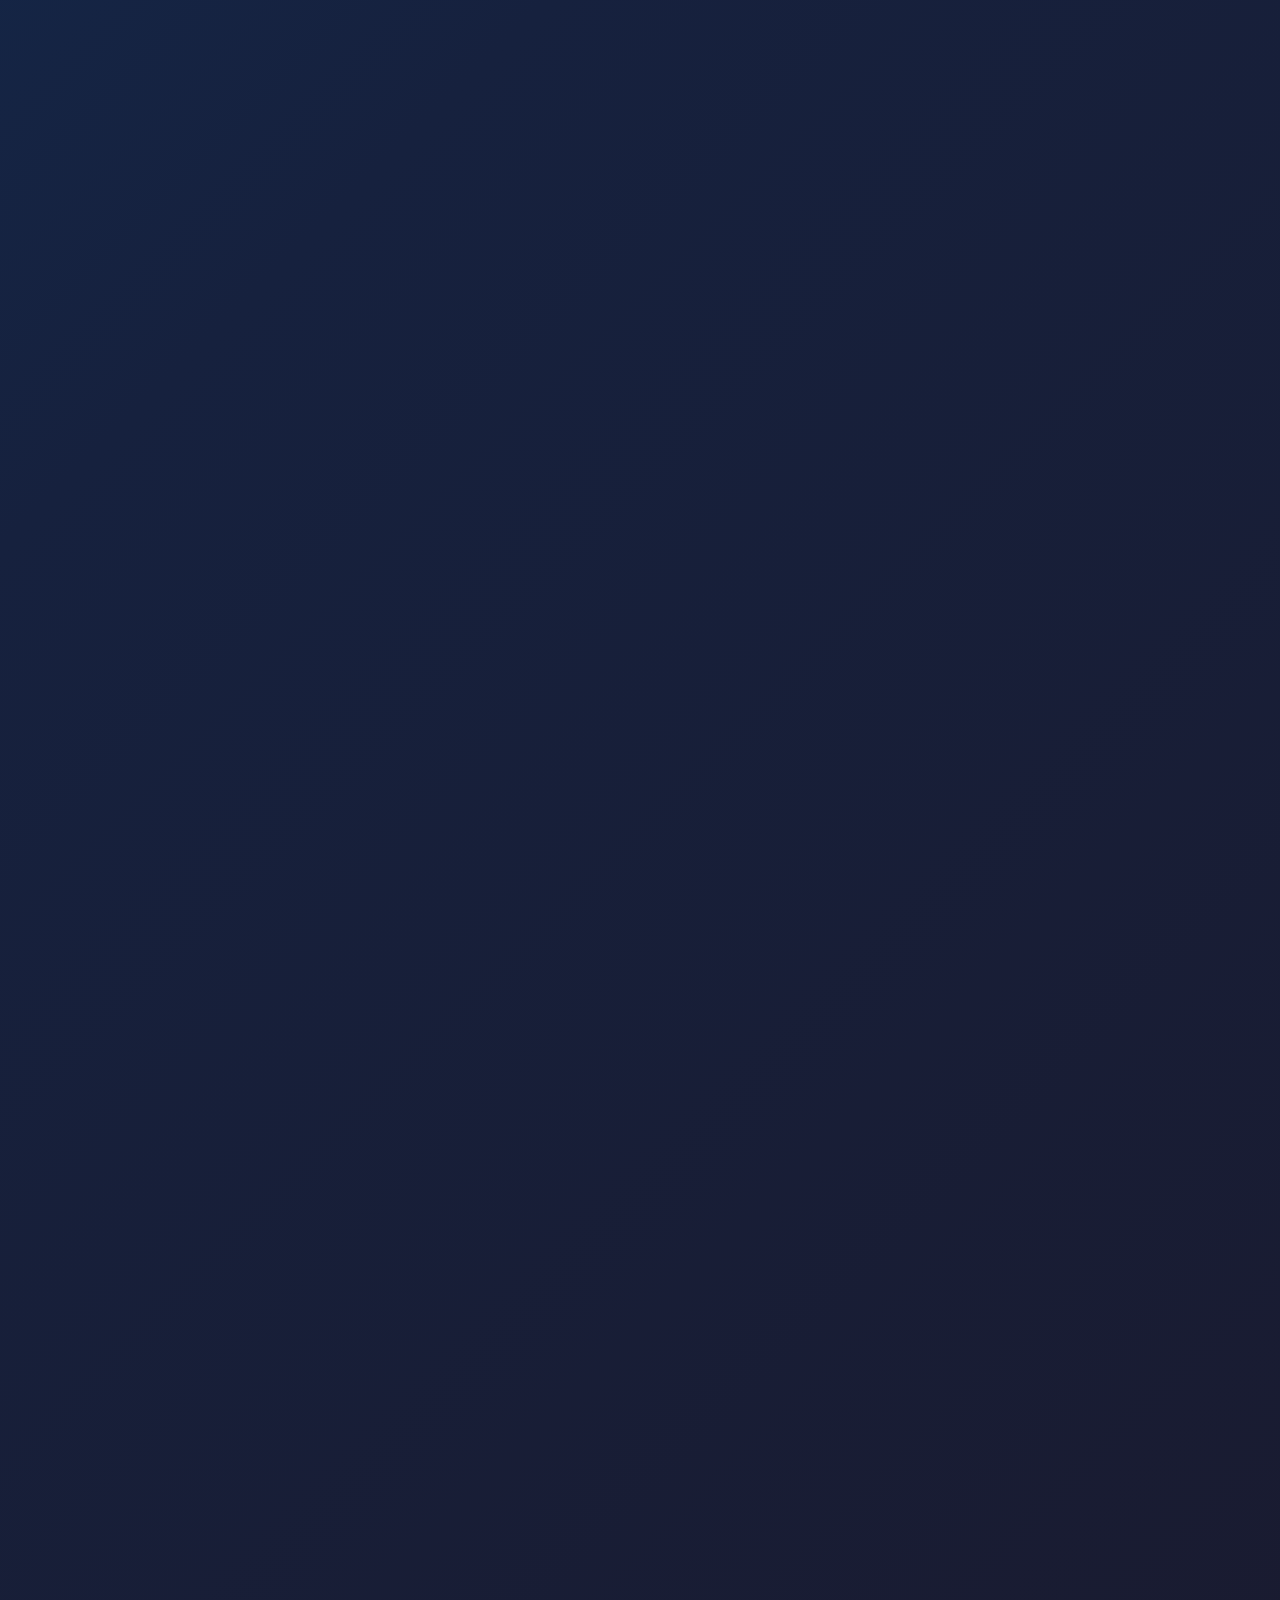
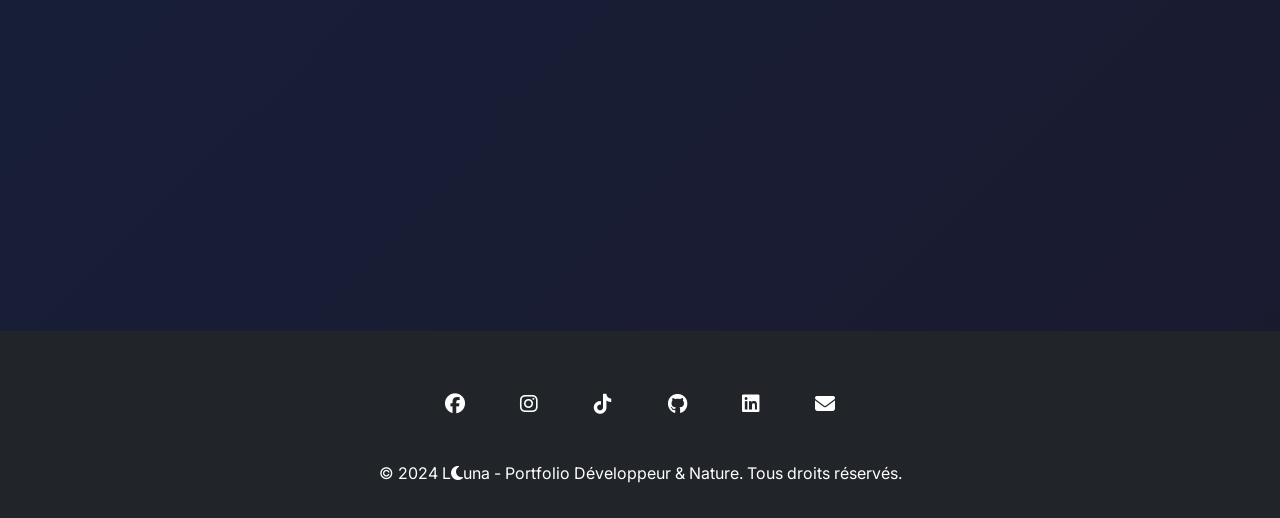
<file: nature.html>
<!DOCTYPE html>
<html lang="fr">
<head>
    <meta charset="UTF-8">
    <meta name="viewport" content="width=device-width, initial-scale=1.0">
    <title>L<i class="fas fa-moon"></i>una - Nature</title>
    <link rel="stylesheet" href="https://cdnjs.cloudflare.com/ajax/libs/font-awesome/6.4.0/css/all.min.css">
    <link href="https://fonts.googleapis.com/css2?family=Inter:wght@300;400;500;600;700;800&display=swap" rel="stylesheet">
    <link rel="stylesheet" href="assets/css/portfolio.css">
</head>
<body>
    <!-- Navigation -->
    <nav class="navbar" id="navbar">
        <div class="nav-container">
            <a href="index.html" class="nav-brand">
                <img src="assets/images/icon.jpeg" alt="L Icon" style="width: 30px; height: 30px; border-radius: 50%; object-fit: cover;">
                L<i class="fas fa-moon" style="font-size: 1.2rem; margin: 0 2px; color: var(--moon-gold);"></i>una
            </a>
            <button class="nav-toggle" id="navToggle">
                <i class="fas fa-bars"></i>
            </button>
            <ul class="nav-menu" id="navMenu">
                <li><a href="index.html" class="nav-link">Accueil</a></li>
                <li><a href="about.html" class="nav-link">À propos</a></li>
                <li><a href="projects.html" class="nav-link">Projets</a></li>
                <li><a href="nature.html" class="nav-link active">Nature</a></li>
                <li><a href="contact.html" class="nav-link">Contact</a></li>
            </ul>
        </div>
    </nav>

    <!-- Hero Section -->
    <section class="hero">
        <div class="hero-content">
            <img src="assets/images/collation.jpeg" alt="Photo de profil L" class="hero-avatar">
            <h1>Galerie Nature</h1>
            <p class="hero-tagline">Capturer la beauté de la nature à travers mon objectif</p>
            <div class="hero-cta">
                <a href="#gallery" class="btn btn-primary">
                    <i class="fas fa-camera"></i>
                    Explorer la Galerie
                </a>
                <a href="contact.html" class="btn btn-secondary">
                    <i class="fas fa-envelope"></i>
                    Me Contacter
                </a>
            </div>
        </div>
    </section>

    <!-- Gallery Section -->
    <section class="section" id="gallery">
        <div class="container">
            <h2 class="section-title fade-in-up">Galerie Photo Nature</h2>
            <p class="section-subtitle fade-in-up">8 moments uniques capturés avec passion</p>
            
            <!-- Filter Buttons -->
            <div class="filter-buttons fade-in-up">
                <button class="filter-btn active" data-filter="all">Toutes</button>
                <button class="filter-btn" data-filter="paysage">Paysage</button>
                <button class="filter-btn" data-filter="ciel">Ciel</button>
                <button class="filter-btn" data-filter="lumiere">Lumière</button>
                <button class="filter-btn" data-filter="art">Art</button>
                <button class="filter-btn" data-filter="inspiration">Inspiration</button>
                <button class="filter-btn" data-filter="spiritualite">Spiritualité</button>
                <button class="filter-btn" data-filter="vision">Vision</button>
                <button class="filter-btn" data-filter="lunaire">Lunaire</button>
            </div>
            
            <!-- Gallery Grid -->
            <div class="gallery-grid fade-in-up">
                <div class="gallery-item" data-category="paysage">
                    <img src="assets/images/nature.jpeg" alt="Forêt Mystique">
                    <div class="gallery-overlay">
                        <h3>Forêt Mystique</h3>
                        <p>Dans le silence de la forêt, chaque feuille murmure les secrets de la nature.</p>
                    </div>
                </div>
                
                <div class="gallery-item" data-category="ciel">
                    <img src="assets/images/ciel.jpeg" alt="Ciel Doré">
                    <div class="gallery-overlay">
                        <h3>Ciel Doré</h3>
                        <p>Le ciel peint ses émotions avec les couleurs du couchant, promesse d'un nouveau matin.</p>
                    </div>
                </div>
                
                <div class="gallery-item" data-category="lumiere">
                    <img src="assets/images/lumiere.jpeg" alt="Lumière Divine">
                    <div class="gallery-overlay">
                        <h3>Lumière Divine</h3>
                        <p>La lumière traverse les nuages comme l'espoir traverse les épreuves, toujours victorieuse.</p>
                    </div>
                </div>
                
                <div class="gallery-item" data-category="art">
                    <img src="assets/images/art.jpeg" alt="Art Créatif">
                    <div class="gallery-overlay">
                        <h3>Art Créatif</h3>
                        <p>L'art est la manière dont l'âme communique ce que les mots ne peuvent exprimer.</p>
                    </div>
                </div>
                
                <div class="gallery-item" data-category="inspiration">
                    <img src="assets/images/succes.jpeg" alt="Succès Éclatant">
                    <div class="gallery-overlay">
                        <h3>Succès Éclatant</h3>
                        <p>Le succès n'est pas la destination, mais le voyage de transformation personnelle.</p>
                    </div>
                </div>
                
                <div class="gallery-item" data-category="spiritualite">
                    <img src="assets/images/ame.jpeg" alt="Âme Profonde">
                    <div class="gallery-overlay">
                        <h3>Âme Profonde</h3>
                        <p>L'âme réside dans les moments où le temps s'arrête et la beauté prend le dessus.</p>
                    </div>
                </div>
                
                <div class="gallery-item" data-category="vision">
                    <img src="assets/images/fac.jpeg" alt="Vision Future">
                    <div class="gallery-overlay">
                        <h3>Vision Future</h3>
                        <p>La vision est l'art de voir l'invisible et de croire à l'impossible.</p>
                    </div>
                </div>
                
                <div class="gallery-item" data-category="lunaire">
                    <img src="assets/images/collation.jpeg" alt="Collation Lunaire">
                    <div class="gallery-overlay">
                        <h3>Collation Lunaire</h3>
                        <p>Sous la lune, chaque moment devient une douce révélation de l'âme.</p>
                    </div>
                </div>
            </div>
        </div>
    </section>

    <!-- Footer -->
    <footer class="footer">
        <div class="footer-content">
            <div class="social-links">
                <a href="https://www.facebook.com/share/1UqC4YAKZL/?mibextid=wwXIfr" class="social-link" target="_blank">
                    <i class="fab fa-facebook"></i>
                </a>
                <a href="https://www.instagram.com/mangomaange?igsh=NHo4NnZhNzYxZGMz&utm_source=qr" class="social-link" target="_blank">
                    <i class="fab fa-instagram"></i>
                </a>
                <a href="https://www.tiktok.com/@angemangomaa" class="social-link" target="_blank">
                    <i class="fab fa-tiktok"></i>
                </a>
                <a href="https://github.com" class="social-link" target="_blank">
                    <i class="fab fa-github"></i>
                </a>
                <a href="https://linkedin.com" class="social-link" target="_blank">
                    <i class="fab fa-linkedin"></i>
                </a>
                <a href="mailto:lunangedange@gmail.com" class="social-link">
                    <i class="fas fa-envelope"></i>
                </a>
            </div>
            <p>&copy; 2024 L<i class="fas fa-moon"></i>una - Portfolio Développeur & Nature. Tous droits réservés.</p>
        </div>
    </footer>

    <script>
        // Filter functionality
        document.addEventListener('DOMContentLoaded', function() {
            const filterBtns = document.querySelectorAll('.filter-btn');
            const galleryItems = document.querySelectorAll('.gallery-item');
            
            filterBtns.forEach(btn => {
                btn.addEventListener('click', function() {
                    // Remove active class from all buttons
                    filterBtns.forEach(b => b.classList.remove('active'));
                    // Add active class to clicked button
                    this.classList.add('active');
                    
                    const filter = this.getAttribute('data-filter');
                    
                    galleryItems.forEach(item => {
                        if (filter === 'all' || item.getAttribute('data-category') === filter) {
                            item.style.display = 'block';
                            setTimeout(() => {
                                item.style.opacity = '1';
                                item.style.transform = 'scale(1)';
                            }, 10);
                        } else {
                            item.style.opacity = '0';
                            item.style.transform = 'scale(0.8)';
                            setTimeout(() => {
                                item.style.display = 'none';
                            }, 300);
                        }
                    });
                });
            });
        });
    </script>
    
    <script src="assets/js/main.js"></script>
</body>
</html>
</file>
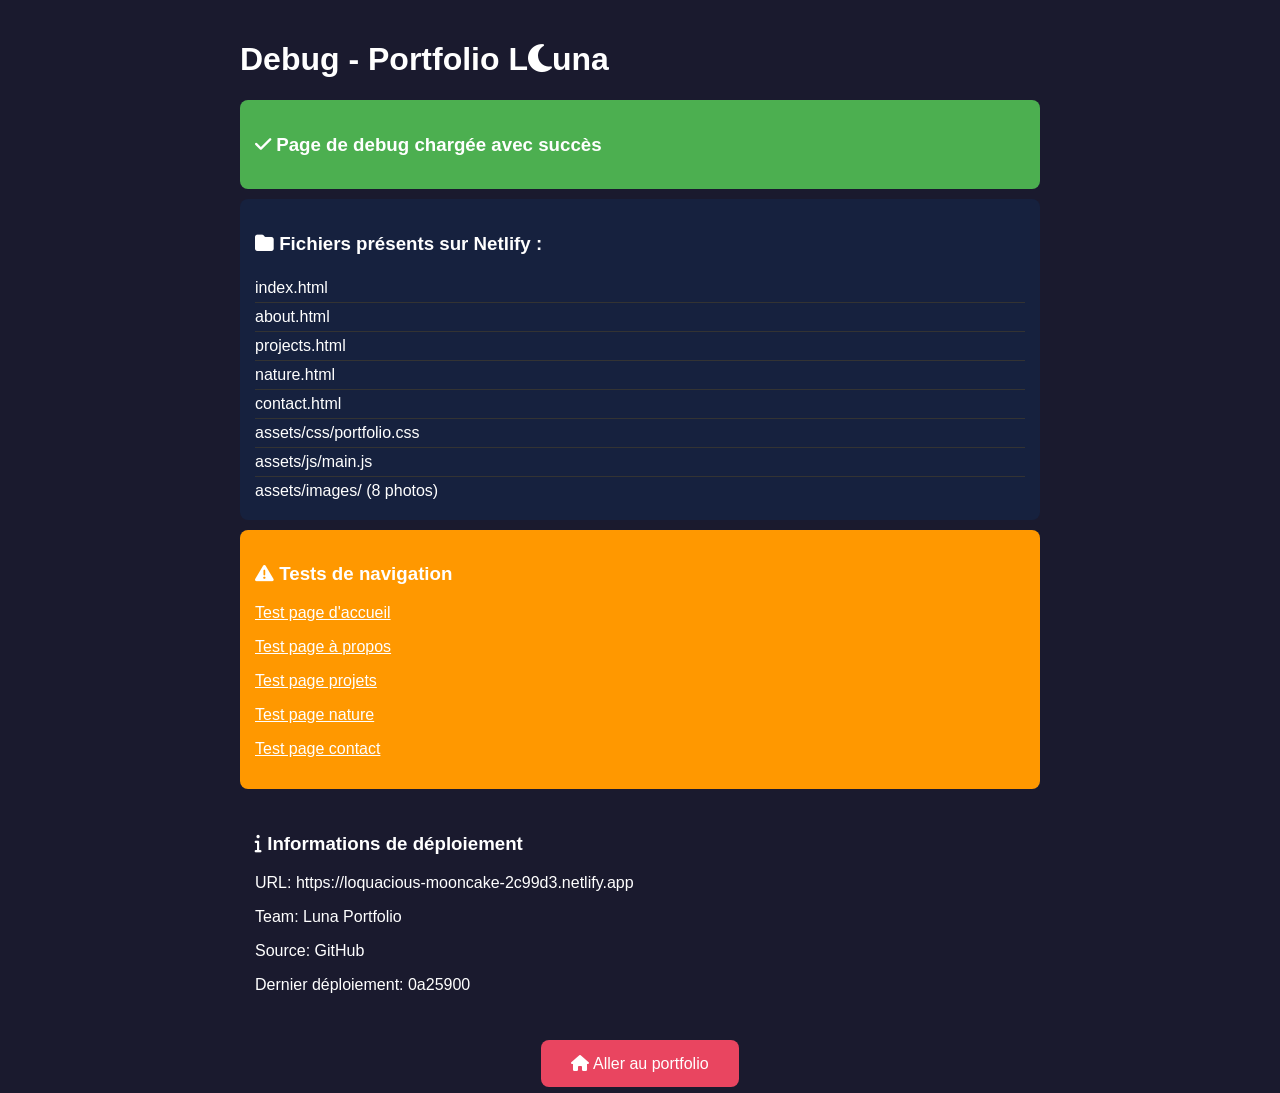
<file: netlify_debug.html>
<!DOCTYPE html>
<html lang="fr">
<head>
    <meta charset="UTF-8">
    <meta name="viewport" content="width=device-width, initial-scale=1.0">
    <title>Debug - Portfolio L<i class="fas fa-moon"></i>una</title>
    <link rel="stylesheet" href="https://cdnjs.cloudflare.com/ajax/libs/font-awesome/6.4.0/css/all.min.css">
    <style>
        body {
            font-family: 'Inter', sans-serif;
            margin: 0;
            padding: 20px;
            background: #1a1a2e;
            color: #fff;
        }
        .container {
            max-width: 800px;
            margin: 0 auto;
        }
        .status {
            padding: 15px;
            margin: 10px 0;
            border-radius: 8px;
        }
        .success { background: #4caf50; }
        .error { background: #f44336; }
        .warning { background: #ff9800; }
        .file-list {
            background: #16213e;
            padding: 15px;
            border-radius: 8px;
            margin: 10px 0;
        }
        .file-item {
            padding: 5px 0;
            border-bottom: 1px solid #333;
        }
        .file-item:last-child {
            border-bottom: none;
        }
    </style>
</head>
<body>
    <div class="container">
        <h1>Debug - Portfolio L<i class="fas fa-moon"></i>una</h1>
        
        <div class="status success">
            <h3><i class="fas fa-check"></i> Page de debug chargée avec succès</h3>
        </div>
        
        <div class="file-list">
            <h3><i class="fas fa-folder"></i> Fichiers présents sur Netlify :</h3>
            <div class="file-item">index.html</div>
            <div class="file-item">about.html</div>
            <div class="file-item">projects.html</div>
            <div class="file-item">nature.html</div>
            <div class="file-item">contact.html</div>
            <div class="file-item">assets/css/portfolio.css</div>
            <div class="file-item">assets/js/main.js</div>
            <div class="file-item">assets/images/ (8 photos)</div>
        </div>
        
        <div class="status warning">
            <h3><i class="fas fa-exclamation-triangle"></i> Tests de navigation</h3>
            <p><a href="index.html" style="color: #fff;">Test page d'accueil</a></p>
            <p><a href="about.html" style="color: #fff;">Test page à propos</a></p>
            <p><a href="projects.html" style="color: #fff;">Test page projets</a></p>
            <p><a href="nature.html" style="color: #fff;">Test page nature</a></p>
            <p><a href="contact.html" style="color: #fff;">Test page contact</a></p>
        </div>
        
        <div class="status">
            <h3><i class="fas fa-info"></i> Informations de déploiement</h3>
            <p>URL: https://loquacious-mooncake-2c99d3.netlify.app</p>
            <p>Team: Luna Portfolio</p>
            <p>Source: GitHub</p>
            <p>Dernier déploiement: 0a25900</p>
        </div>
        
        <div style="text-align: center; margin-top: 30px;">
            <a href="index.html" class="btn" style="background: #e94560; color: white; padding: 15px 30px; text-decoration: none; border-radius: 8px;">
                <i class="fas fa-home"></i> Aller au portfolio
            </a>
        </div>
    </div>
</body>
</html>
</file>
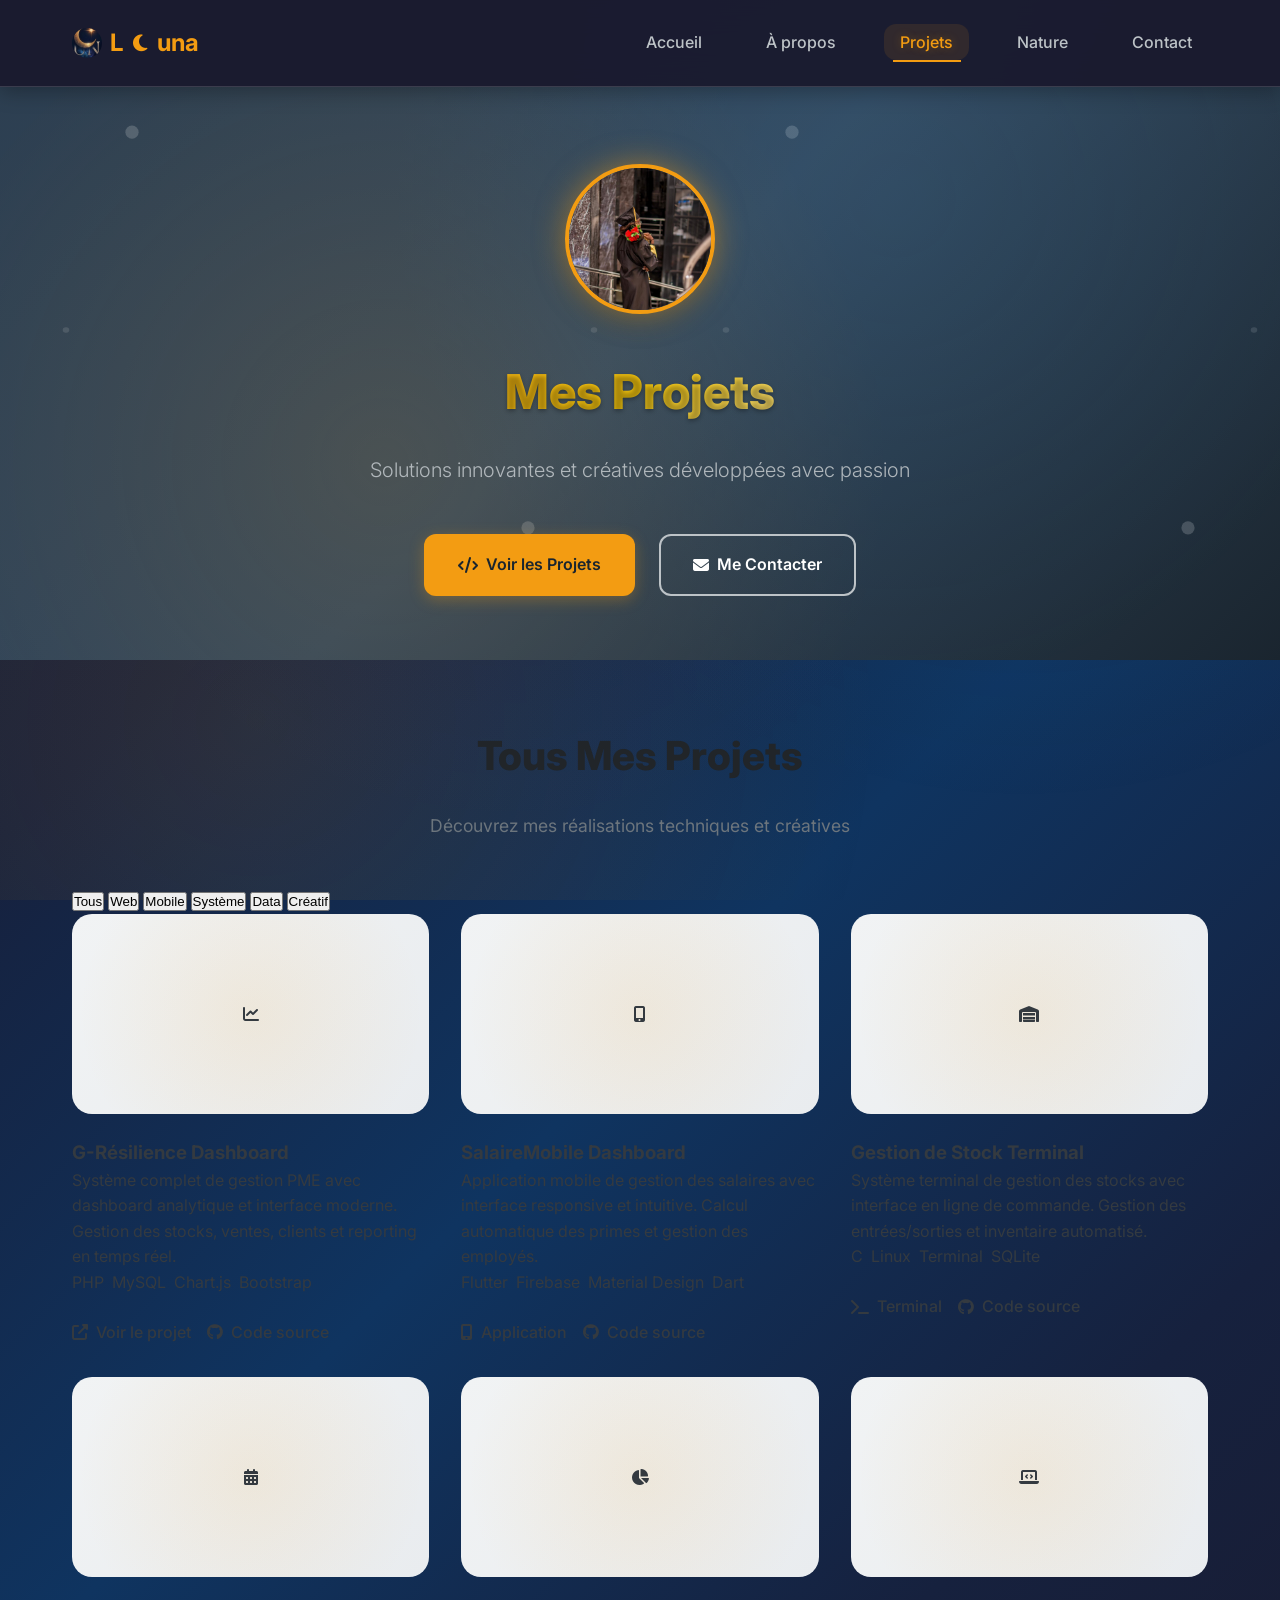
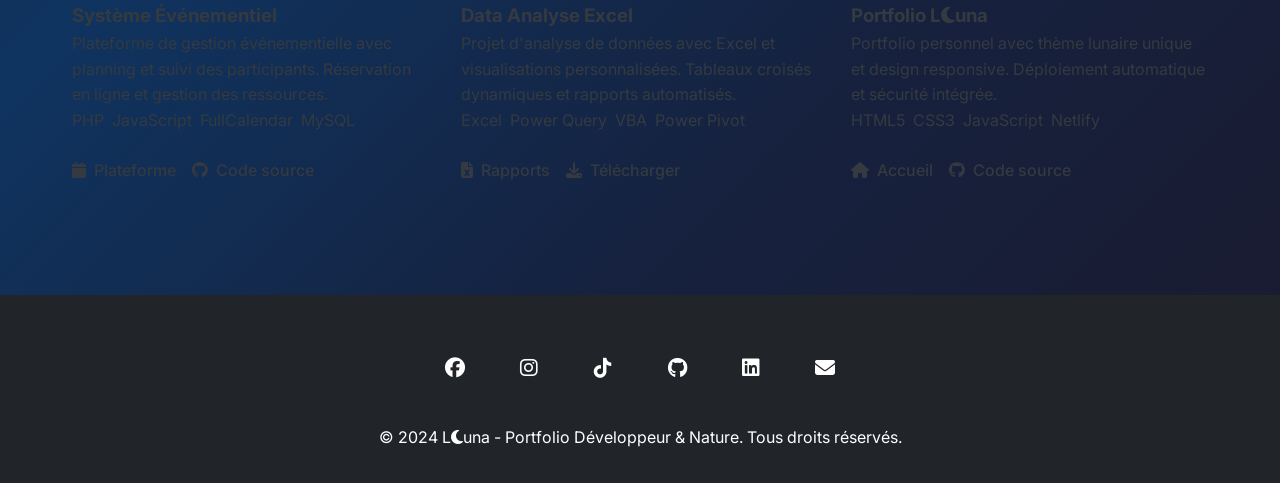
<file: projects.html>
<!DOCTYPE html>
<html lang="fr">
<head>
    <meta charset="UTF-8">
    <meta name="viewport" content="width=device-width, initial-scale=1.0">
    <title>L<i class="fas fa-moon"></i>una - Projets</title>
    <link rel="stylesheet" href="https://cdnjs.cloudflare.com/ajax/libs/font-awesome/6.4.0/css/all.min.css">
    <link href="https://fonts.googleapis.com/css2?family=Inter:wght@300;400;500;600;700;800&display=swap" rel="stylesheet">
    <link rel="stylesheet" href="assets/css/portfolio.css">
</head>
<body>
    <!-- Navigation -->
    <nav class="navbar" id="navbar">
        <div class="nav-container">
            <a href="index.html" class="nav-brand">
                <img src="assets/images/icon.jpeg" alt="L Icon" style="width: 30px; height: 30px; border-radius: 50%; object-fit: cover;">
                L<i class="fas fa-moon" style="font-size: 1.2rem; margin: 0 2px; color: var(--moon-gold);"></i>una
            </a>
            <button class="nav-toggle" id="navToggle">
                <i class="fas fa-bars"></i>
            </button>
            <ul class="nav-menu" id="navMenu">
                <li><a href="index.html" class="nav-link">Accueil</a></li>
                <li><a href="about.html" class="nav-link">À propos</a></li>
                <li><a href="projects.html" class="nav-link active">Projets</a></li>
                <li><a href="nature.html" class="nav-link">Nature</a></li>
                <li><a href="contact.html" class="nav-link">Contact</a></li>
            </ul>
        </div>
    </nav>

    <!-- Hero Section -->
    <section class="hero">
        <div class="hero-content">
            <img src="assets/images/collation.jpeg" alt="Photo de profil L" class="hero-avatar">
            <h1>Mes Projets</h1>
            <p class="hero-tagline">Solutions innovantes et créatives développées avec passion</p>
            <div class="hero-cta">
                <a href="#gallery" class="btn btn-primary">
                    <i class="fas fa-code"></i>
                    Voir les Projets
                </a>
                <a href="contact.html" class="btn btn-secondary">
                    <i class="fas fa-envelope"></i>
                    Me Contacter
                </a>
            </div>
        </div>
    </section>

    <!-- Projects Section -->
    <section class="section" id="gallery">
        <div class="container">
            <h2 class="section-title fade-in-up">Tous Mes Projets</h2>
            <p class="section-subtitle fade-in-up">Découvrez mes réalisations techniques et créatives</p>
            
            <!-- Filter Buttons -->
            <div class="filter-buttons fade-in-up">
                <button class="filter-btn active" data-filter="all">Tous</button>
                <button class="filter-btn" data-filter="web">Web</button>
                <button class="filter-btn" data-filter="mobile">Mobile</button>
                <button class="filter-btn" data-filter="system">Système</button>
                <button class="filter-btn" data-filter="data">Data</button>
                <button class="filter-btn" data-filter="creative">Créatif</button>
            </div>
            
            <!-- Projects Grid -->
            <div class="projects-grid fade-in-up">
                <div class="project-card" data-category="web">
                    <div class="project-symbol">
                        <i class="fas fa-chart-line"></i>
                    </div>
                    <div class="project-content">
                        <h3>G-Résilience Dashboard</h3>
                        <p>Système complet de gestion PME avec dashboard analytique et interface moderne. Gestion des stocks, ventes, clients et reporting en temps réel.</p>
                        <div class="project-tech">
                            <span class="tech-tag">PHP</span>
                            <span class="tech-tag">MySQL</span>
                            <span class="tech-tag">Chart.js</span>
                            <span class="tech-tag">Bootstrap</span>
                        </div>
                        <div class="project-links">
                            <a href="#" class="project-link">
                                <i class="fas fa-external-link-alt"></i>
                                Voir le projet
                            </a>
                            <a href="#" class="project-link">
                                <i class="fab fa-github"></i>
                                Code source
                            </a>
                        </div>
                    </div>
                </div>
                
                <div class="project-card" data-category="mobile">
                    <div class="project-symbol">
                        <i class="fas fa-mobile-alt"></i>
                    </div>
                    <div class="project-content">
                        <h3>SalaireMobile Dashboard</h3>
                        <p>Application mobile de gestion des salaires avec interface responsive et intuitive. Calcul automatique des primes et gestion des employés.</p>
                        <div class="project-tech">
                            <span class="tech-tag">Flutter</span>
                            <span class="tech-tag">Firebase</span>
                            <span class="tech-tag">Material Design</span>
                            <span class="tech-tag">Dart</span>
                        </div>
                        <div class="project-links">
                            <a href="#" class="project-link">
                                <i class="fas fa-mobile-alt"></i>
                                Application
                            </a>
                            <a href="#" class="project-link">
                                <i class="fab fa-github"></i>
                                Code source
                            </a>
                        </div>
                    </div>
                </div>
                
                <div class="project-card" data-category="system">
                    <div class="project-symbol">
                        <i class="fas fa-warehouse"></i>
                    </div>
                    <div class="project-content">
                        <h3>Gestion de Stock Terminal</h3>
                        <p>Système terminal de gestion des stocks avec interface en ligne de commande. Gestion des entrées/sorties et inventaire automatisé.</p>
                        <div class="project-tech">
                            <span class="tech-tag">C</span>
                            <span class="tech-tag">Linux</span>
                            <span class="tech-tag">Terminal</span>
                            <span class="tech-tag">SQLite</span>
                        </div>
                        <div class="project-links">
                            <a href="#" class="project-link">
                                <i class="fas fa-terminal"></i>
                                Terminal
                            </a>
                            <a href="#" class="project-link">
                                <i class="fab fa-github"></i>
                                Code source
                            </a>
                        </div>
                    </div>
                </div>
                
                <div class="project-card" data-category="web">
                    <div class="project-symbol">
                        <i class="fas fa-calendar-alt"></i>
                    </div>
                    <div class="project-content">
                        <h3>Système Événementiel</h3>
                        <p>Plateforme de gestion événementielle avec planning et suivi des participants. Réservation en ligne et gestion des ressources.</p>
                        <div class="project-tech">
                            <span class="tech-tag">PHP</span>
                            <span class="tech-tag">JavaScript</span>
                            <span class="tech-tag">FullCalendar</span>
                            <span class="tech-tag">MySQL</span>
                        </div>
                        <div class="project-links">
                            <a href="#" class="project-link">
                                <i class="fas fa-calendar"></i>
                                Plateforme
                            </a>
                            <a href="#" class="project-link">
                                <i class="fab fa-github"></i>
                                Code source
                            </a>
                        </div>
                    </div>
                </div>
                
                <div class="project-card" data-category="data">
                    <div class="project-symbol">
                        <i class="fas fa-chart-pie"></i>
                    </div>
                    <div class="project-content">
                        <h3>Data Analyse Excel</h3>
                        <p>Projet d'analyse de données avec Excel et visualisations personnalisées. Tableaux croisés dynamiques et rapports automatisés.</p>
                        <div class="project-tech">
                            <span class="tech-tag">Excel</span>
                            <span class="tech-tag">Power Query</span>
                            <span class="tech-tag">VBA</span>
                            <span class="tech-tag">Power Pivot</span>
                        </div>
                        <div class="project-links">
                            <a href="#" class="project-link">
                                <i class="fas fa-file-excel"></i>
                                Rapports
                            </a>
                            <a href="#" class="project-link">
                                <i class="fas fa-download"></i>
                                Télécharger
                            </a>
                        </div>
                    </div>
                </div>
                
                <div class="project-card" data-category="web">
                    <div class="project-symbol">
                        <i class="fas fa-laptop-code"></i>
                    </div>
                    <div class="project-content">
                        <h3>Portfolio L<i class="fas fa-moon"></i>una</h3>
                        <p>Portfolio personnel avec thème lunaire unique et design responsive. Déploiement automatique et sécurité intégrée.</p>
                        <div class="project-tech">
                            <span class="tech-tag">HTML5</span>
                            <span class="tech-tag">CSS3</span>
                            <span class="tech-tag">JavaScript</span>
                            <span class="tech-tag">Netlify</span>
                        </div>
                        <div class="project-links">
                            <a href="index.html" class="project-link">
                                <i class="fas fa-home"></i>
                                Accueil
                            </a>
                            <a href="https://github.com/lunangedange-lab/luna-portfolio" class="project-link">
                                <i class="fab fa-github"></i>
                                Code source
                            </a>
                        </div>
                    </div>
                </div>
            </div>
        </div>
    </section>

    <!-- Footer -->
    <footer class="footer">
        <div class="footer-content">
            <div class="social-links">
                <a href="https://www.facebook.com/share/1UqC4YAKZL/?mibextid=wwXIfr" class="social-link" target="_blank">
                    <i class="fab fa-facebook"></i>
                </a>
                <a href="https://www.instagram.com/mangomaange?igsh=NHo4NnZhNzYxZGMz&utm_source=qr" class="social-link" target="_blank">
                    <i class="fab fa-instagram"></i>
                </a>
                <a href="https://www.tiktok.com/@angemangomaa" class="social-link" target="_blank">
                    <i class="fab fa-tiktok"></i>
                </a>
                <a href="https://github.com" class="social-link" target="_blank">
                    <i class="fab fa-github"></i>
                </a>
                <a href="https://linkedin.com" class="social-link" target="_blank">
                    <i class="fab fa-linkedin"></i>
                </a>
                <a href="mailto:lunangedange@gmail.com" class="social-link">
                    <i class="fas fa-envelope"></i>
                </a>
            </div>
            <p>&copy; 2024 L<i class="fas fa-moon"></i>una - Portfolio Développeur & Nature. Tous droits réservés.</p>
        </div>
    </footer>

    <script>
        // Filter functionality
        document.addEventListener('DOMContentLoaded', function() {
            const filterBtns = document.querySelectorAll('.filter-btn');
            const projectCards = document.querySelectorAll('.project-card');
            
            filterBtns.forEach(btn => {
                btn.addEventListener('click', function() {
                    // Remove active class from all buttons
                    filterBtns.forEach(b => b.classList.remove('active'));
                    // Add active class to clicked button
                    this.classList.add('active');
                    
                    const filter = this.getAttribute('data-filter');
                    
                    projectCards.forEach(card => {
                        if (filter === 'all' || card.getAttribute('data-category') === filter) {
                            card.style.display = 'block';
                            setTimeout(() => {
                                card.style.opacity = '1';
                                card.style.transform = 'scale(1)';
                            }, 10);
                        } else {
                            card.style.opacity = '0';
                            card.style.transform = 'scale(0.8)';
                            setTimeout(() => {
                                card.style.display = 'none';
                            }, 300);
                        }
                    });
                });
            });
        });
    </script>
    
    <script src="assets/js/main.js"></script>
</body>
</html>
</file>
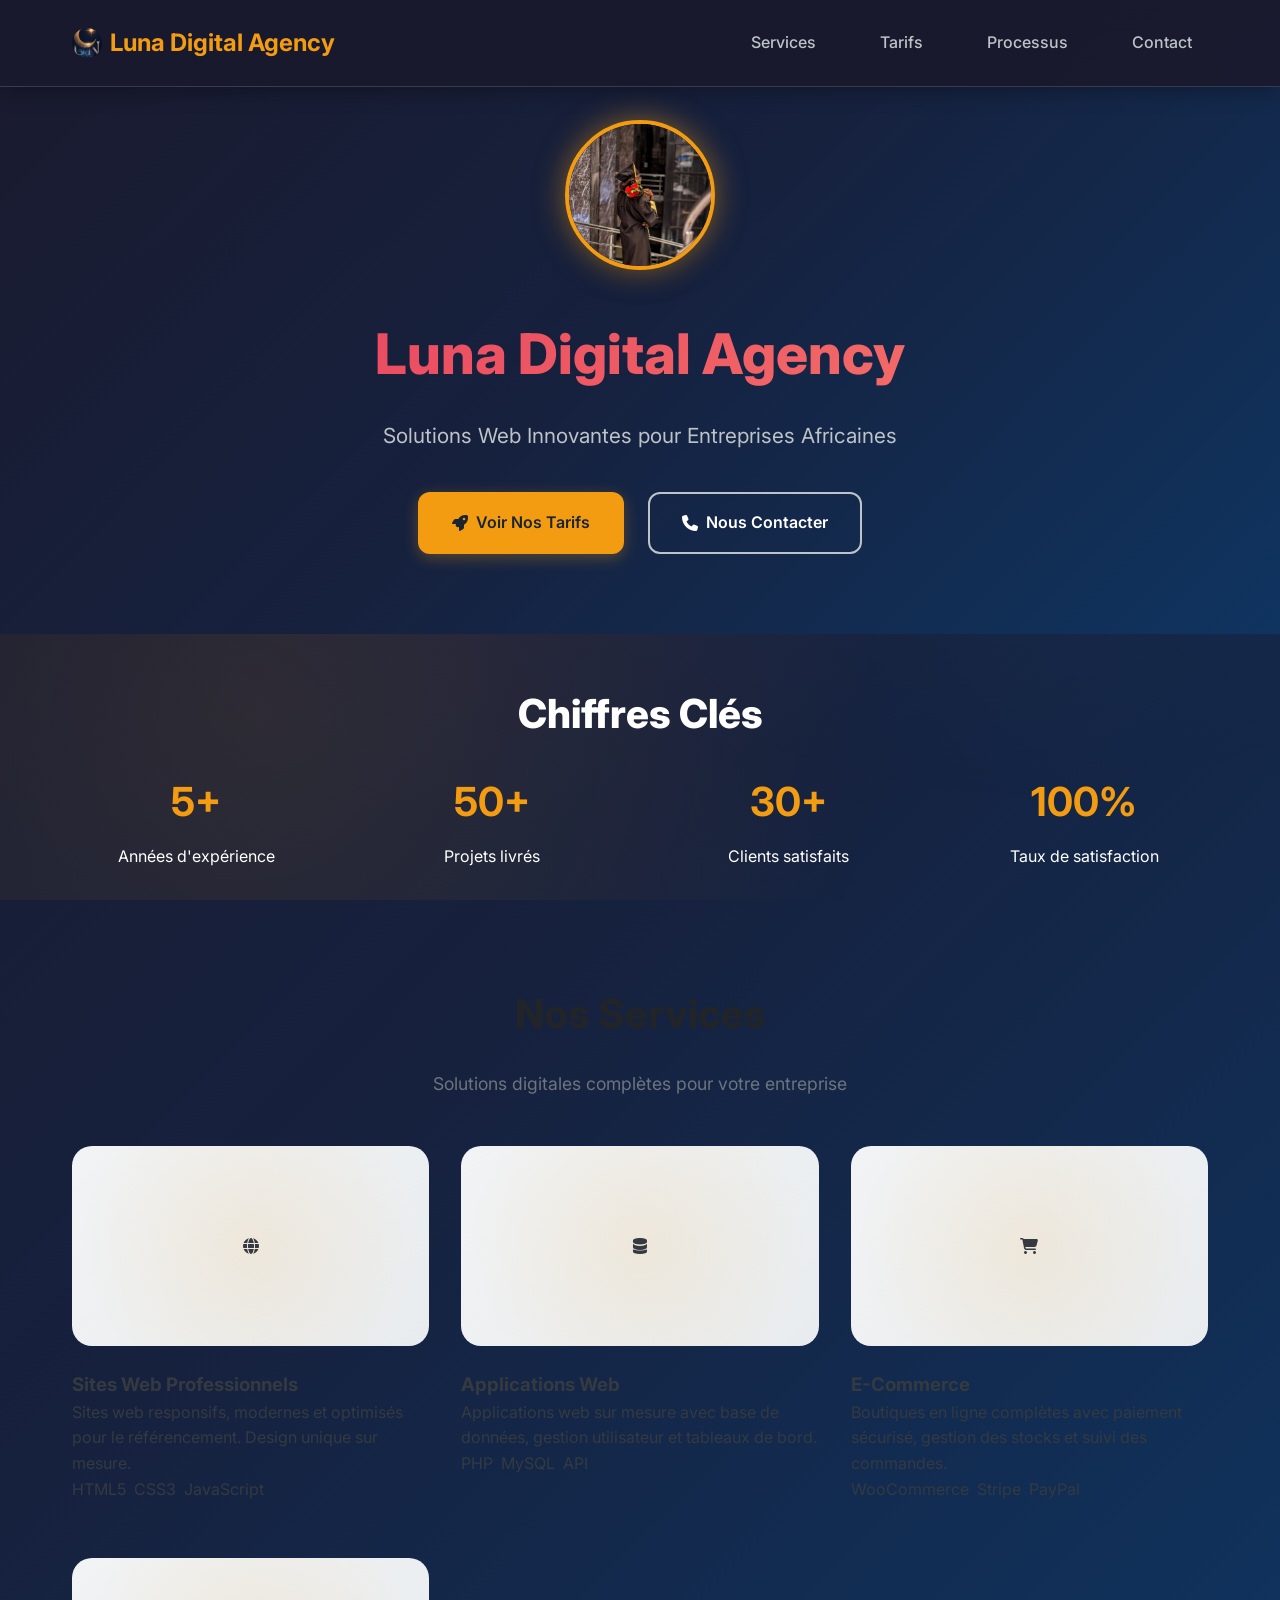
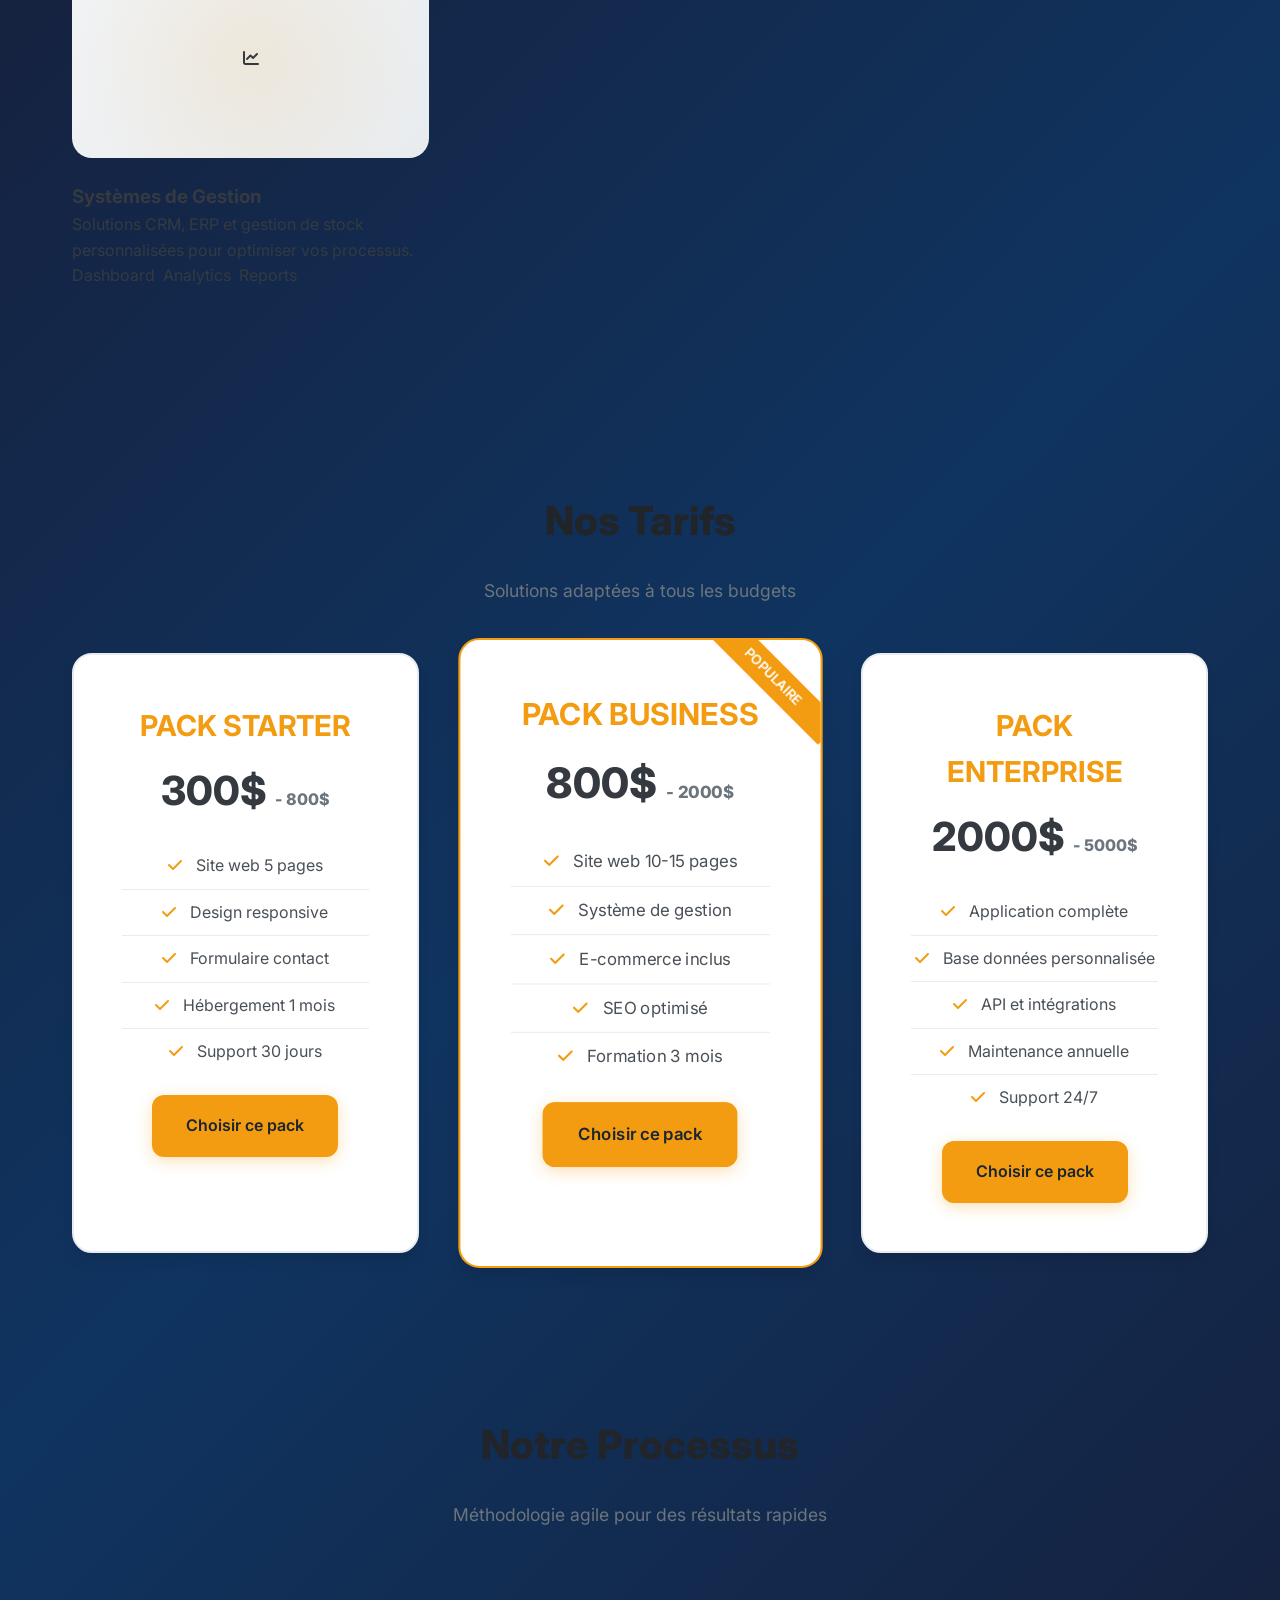
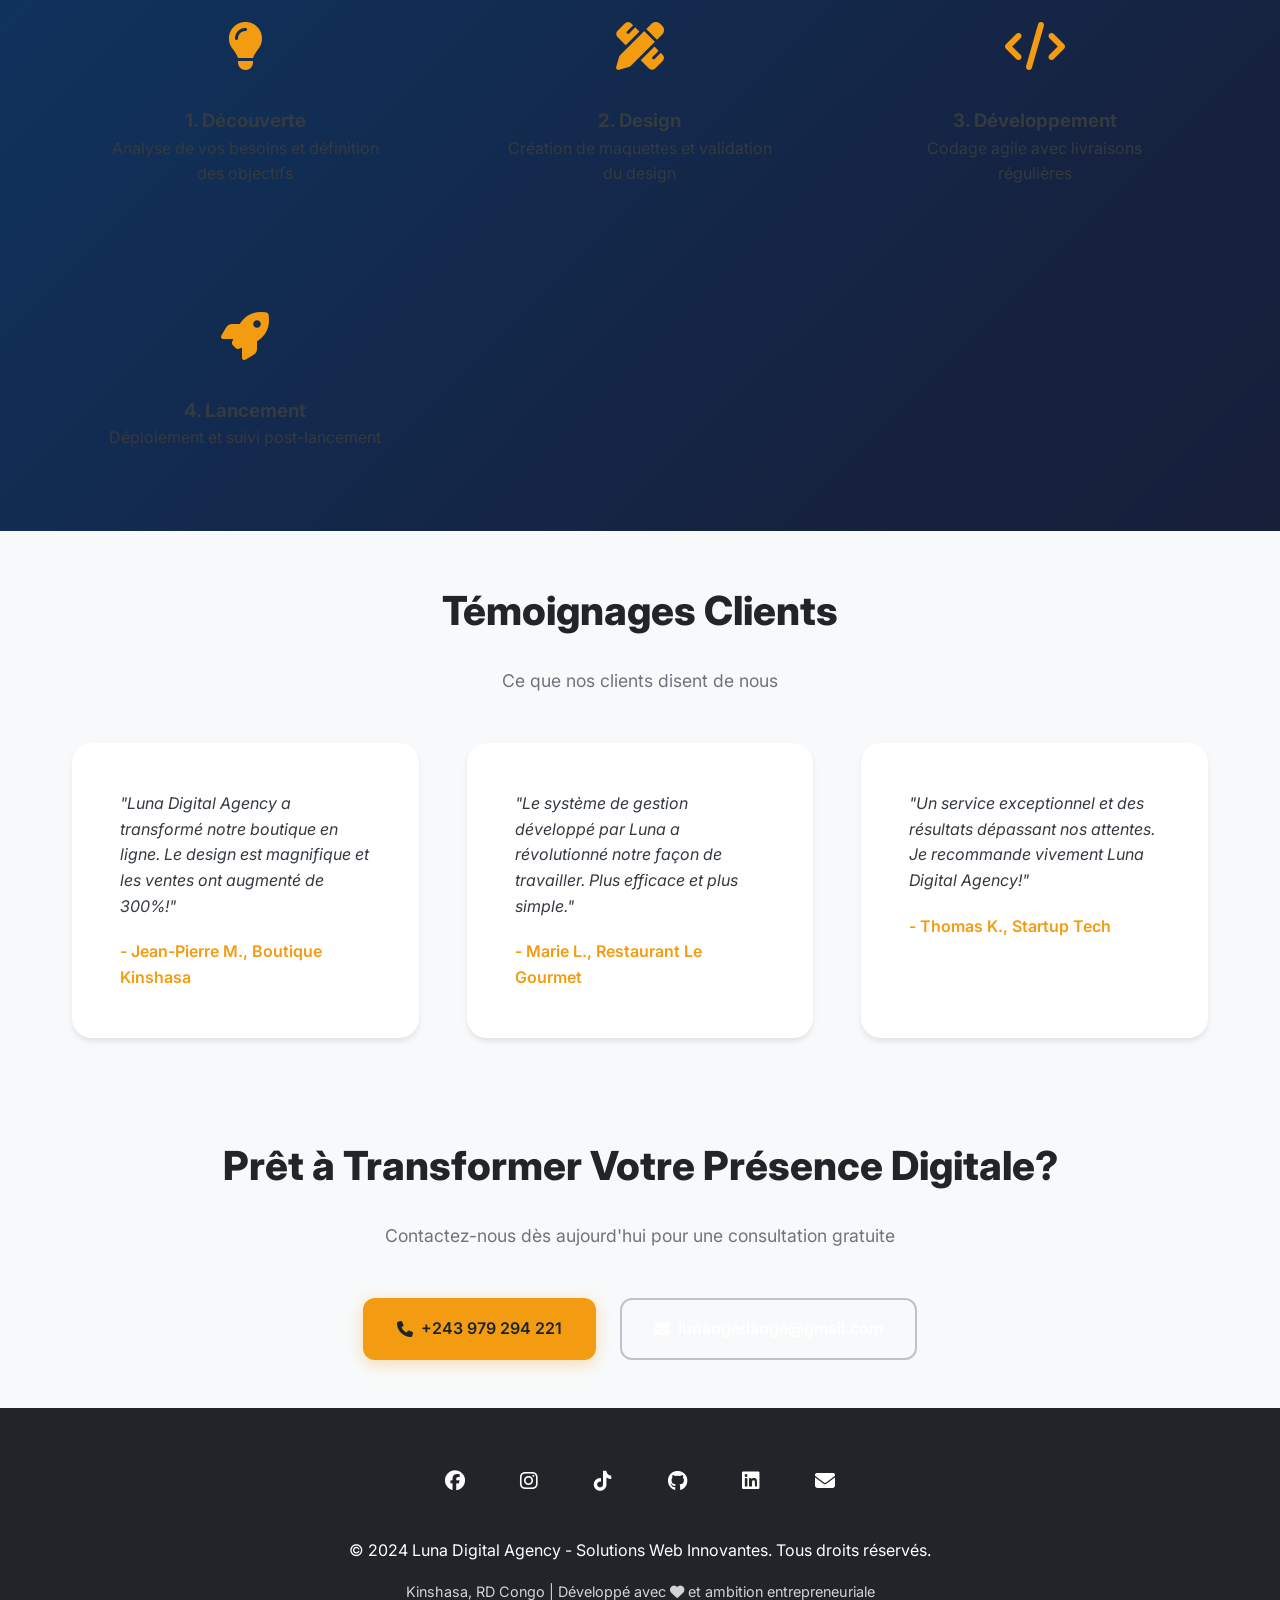
<file: startup-landing.html>
<!DOCTYPE html>
<html lang="fr">
<head>
    <meta charset="UTF-8">
    <meta name="viewport" content="width=device-width, initial-scale=1.0">
    <title>Luna Digital Agency - Développement Web & Solutions Digitales</title>
    <meta name="description" content="Luna Digital Agency - Agence de développement web spécialisée en solutions digitales pour PME et startups en RD Congo. Sites web, applications, systèmes de gestion.">
    <meta name="keywords" content="agence web, développement site, RD Congo, Kinshasa, PME, startup, application web">
    <meta name="author" content="Luna Digital Agency">
    
    <!-- Open Graph -->
    <meta property="og:title" content="Luna Digital Agency - Solutions Web Innovantes">
    <meta property="og:description" content="Agence de développement web spécialisée pour entreprises africaines">
    <meta property="og:type" content="website">
    <meta property="og:url" content="https://lunadigitalagency.netlify.app">
    
    <!-- Favicon -->
    <link rel="icon" type="image/x-icon" href="assets/images/icon.jpeg">
    
    <!-- Fonts et Icons -->
    <link rel="stylesheet" href="https://cdnjs.cloudflare.com/ajax/libs/font-awesome/6.4.0/css/all.min.css">
    <link href="https://fonts.googleapis.com/css2?family=Inter:wght@300;400;500;600;700;800&display=swap" rel="stylesheet">
    
    <!-- Styles -->
    <link rel="stylesheet" href="assets/css/portfolio.css">
    
    <style>
        .startup-hero {
            background: linear-gradient(135deg, #1a1a2e 0%, #16213e 50%, #0f3460 100%);
            padding: 120px 0 80px;
            text-align: center;
        }
        
        .startup-hero h1 {
            font-size: 3.5rem;
            font-weight: 800;
            margin-bottom: 20px;
            background: linear-gradient(135deg, #e94560, #f47068);
            -webkit-background-clip: text;
            -webkit-text-fill-color: transparent;
            background-clip: text;
        }
        
        .startup-hero .tagline {
            font-size: 1.3rem;
            color: var(--moon-silver);
            margin-bottom: 40px;
        }
        
        .pricing-cards {
            display: grid;
            grid-template-columns: repeat(auto-fit, minmax(300px, 1fr));
            gap: var(--spacing-xl);
            margin: var(--spacing-xl) 0;
        }
        
        .pricing-card {
            background: var(--white);
            padding: var(--spacing-xl);
            border-radius: var(--border-radius-lg);
            box-shadow: var(--shadow-lg);
            border: 2px solid var(--gray-200);
            text-align: center;
            position: relative;
            overflow: hidden;
        }
        
        .pricing-card.featured {
            border-color: var(--moon-gold);
            transform: scale(1.05);
        }
        
        .pricing-card.featured::before {
            content: "POPULAIRE";
            position: absolute;
            top: 20px;
            right: -30px;
            background: var(--moon-gold);
            color: var(--white);
            padding: 5px 40px;
            font-size: 0.8rem;
            font-weight: 600;
            transform: rotate(45deg);
        }
        
        .pricing-card h3 {
            font-size: 1.8rem;
            color: var(--moon-gold);
            margin-bottom: 10px;
        }
        
        .pricing-card .price {
            font-size: 2.5rem;
            font-weight: 800;
            color: var(--dark-bg);
            margin-bottom: 20px;
        }
        
        .pricing-card .price span {
            font-size: 1rem;
            color: var(--gray-600);
        }
        
        .pricing-features {
            list-style: none;
            padding: 0;
            margin: 20px 0;
        }
        
        .pricing-features li {
            padding: 10px 0;
            border-bottom: 1px solid var(--gray-200);
            color: var(--gray-700);
        }
        
        .pricing-features li:last-child {
            border-bottom: none;
        }
        
        .pricing-features li i {
            color: var(--moon-gold);
            margin-right: 10px;
        }
        
        .cta-section {
            background: var(--gray-50);
            padding: var(--spacing-xl) 0;
            text-align: center;
        }
        
        .stats-section {
            background: var(--dark-bg);
            padding: var(--spacing-xl) 0;
            color: var(--white);
        }
        
        .stats-grid {
            display: grid;
            grid-template-columns: repeat(auto-fit, minmax(200px, 1fr));
            gap: var(--spacing-xl);
            text-align: center;
        }
        
        .stat-item h3 {
            font-size: 2.5rem;
            color: var(--moon-gold);
            margin-bottom: 10px;
        }
        
        .process-section {
            padding: var(--spacing-xl) 0;
        }
        
        .process-grid {
            display: grid;
            grid-template-columns: repeat(auto-fit, minmax(250px, 1fr));
            gap: var(--spacing-xl);
        }
        
        .process-item {
            text-align: center;
            padding: var(--spacing-lg);
        }
        
        .process-item .icon {
            font-size: 3rem;
            color: var(--moon-gold);
            margin-bottom: 20px;
        }
        
        .testimonials {
            background: var(--gray-50);
            padding: var(--spacing-xl) 0;
        }
        
        .testimonial-grid {
            display: grid;
            grid-template-columns: repeat(auto-fit, minmax(300px, 1fr));
            gap: var(--spacing-xl);
        }
        
        .testimonial-card {
            background: var(--white);
            padding: var(--spacing-xl);
            border-radius: var(--border-radius-lg);
            box-shadow: var(--shadow-md);
        }
        
        .testimonial-card p {
            font-style: italic;
            margin-bottom: 20px;
        }
        
        .testimonial-card .author {
            font-weight: 600;
            color: var(--moon-gold);
        }
    </style>
</head>
<body>
    <!-- Navigation -->
    <nav class="navbar" id="navbar">
        <div class="nav-container">
            <a href="index.html" class="nav-brand">
                <img src="assets/images/icon.jpeg" alt="L Icon" style="width: 30px; height: 30px; border-radius: 50%; object-fit: cover;">
                Luna Digital Agency
            </a>
            <button class="nav-toggle" id="navToggle">
                <i class="fas fa-bars"></i>
            </button>
            <ul class="nav-menu" id="navMenu">
                <li><a href="#services" class="nav-link">Services</a></li>
                <li><a href="#pricing" class="nav-link">Tarifs</a></li>
                <li><a href="#process" class="nav-link">Processus</a></li>
                <li><a href="#contact" class="nav-link">Contact</a></li>
            </ul>
        </div>
    </nav>

    <!-- Startup Hero Section -->
    <section class="startup-hero">
        <div class="container">
            <div class="hero-content">
                <img src="assets/images/collation.jpeg" alt="Luna Digital Agency" class="hero-avatar">
                <h1>Luna Digital Agency</h1>
                <p class="tagline">Solutions Web Innovantes pour Entreprises Africaines</p>
                <div class="hero-cta">
                    <a href="#pricing" class="btn btn-primary">
                        <i class="fas fa-rocket"></i>
                        Voir Nos Tarifs
                    </a>
                    <a href="#contact" class="btn btn-secondary">
                        <i class="fas fa-phone"></i>
                        Nous Contacter
                    </a>
                </div>
            </div>
        </div>
    </section>

    <!-- Stats Section -->
    <section class="stats-section">
        <div class="container">
            <h2 class="section-title" style="color: var(--white);">Chiffres Clés</h2>
            <div class="stats-grid">
                <div class="stat-item">
                    <h3>5+</h3>
                    <p>Années d'expérience</p>
                </div>
                <div class="stat-item">
                    <h3>50+</h3>
                    <p>Projets livrés</p>
                </div>
                <div class="stat-item">
                    <h3>30+</h3>
                    <p>Clients satisfaits</p>
                </div>
                <div class="stat-item">
                    <h3>100%</h3>
                    <p>Taux de satisfaction</p>
                </div>
            </div>
        </div>
    </section>

    <!-- Services Section -->
    <section class="section" id="services">
        <div class="container">
            <h2 class="section-title fade-in-up">Nos Services</h2>
            <p class="section-subtitle fade-in-up">Solutions digitales complètes pour votre entreprise</p>
            
            <div class="projects-grid fade-in-up">
                <div class="project-card">
                    <div class="project-symbol">
                        <i class="fas fa-globe"></i>
                    </div>
                    <div class="project-content">
                        <h3>Sites Web Professionnels</h3>
                        <p>Sites web responsifs, modernes et optimisés pour le référencement. Design unique sur mesure.</p>
                        <div class="project-tech">
                            <span class="tech-tag">HTML5</span>
                            <span class="tech-tag">CSS3</span>
                            <span class="tech-tag">JavaScript</span>
                        </div>
                    </div>
                </div>
                
                <div class="project-card">
                    <div class="project-symbol">
                        <i class="fas fa-database"></i>
                    </div>
                    <div class="project-content">
                        <h3>Applications Web</h3>
                        <p>Applications web sur mesure avec base de données, gestion utilisateur et tableaux de bord.</p>
                        <div class="project-tech">
                            <span class="tech-tag">PHP</span>
                            <span class="tech-tag">MySQL</span>
                            <span class="tech-tag">API</span>
                        </div>
                    </div>
                </div>
                
                <div class="project-card">
                    <div class="project-symbol">
                        <i class="fas fa-shopping-cart"></i>
                    </div>
                    <div class="project-content">
                        <h3>E-Commerce</h3>
                        <p>Boutiques en ligne complètes avec paiement sécurisé, gestion des stocks et suivi des commandes.</p>
                        <div class="project-tech">
                            <span class="tech-tag">WooCommerce</span>
                            <span class="tech-tag">Stripe</span>
                            <span class="tech-tag">PayPal</span>
                        </div>
                    </div>
                </div>
                
                <div class="project-card">
                    <div class="project-symbol">
                        <i class="fas fa-chart-line"></i>
                    </div>
                    <div class="project-content">
                        <h3>Systèmes de Gestion</h3>
                        <p>Solutions CRM, ERP et gestion de stock personnalisées pour optimiser vos processus.</p>
                        <div class="project-tech">
                            <span class="tech-tag">Dashboard</span>
                            <span class="tech-tag">Analytics</span>
                            <span class="tech-tag">Reports</span>
                        </div>
                    </div>
                </div>
            </div>
        </div>
    </section>

    <!-- Pricing Section -->
    <section class="section" id="pricing">
        <div class="container">
            <h2 class="section-title fade-in-up">Nos Tarifs</h2>
            <p class="section-subtitle fade-in-up">Solutions adaptées à tous les budgets</p>
            
            <div class="pricing-cards fade-in-up">
                <div class="pricing-card">
                    <h3>PACK STARTER</h3>
                    <div class="price">300$ <span>- 800$</span></div>
                    <ul class="pricing-features">
                        <li><i class="fas fa-check"></i> Site web 5 pages</li>
                        <li><i class="fas fa-check"></i> Design responsive</li>
                        <li><i class="fas fa-check"></i> Formulaire contact</li>
                        <li><i class="fas fa-check"></i> Hébergement 1 mois</li>
                        <li><i class="fas fa-check"></i> Support 30 jours</li>
                    </ul>
                    <a href="#contact" class="btn btn-primary">Choisir ce pack</a>
                </div>
                
                <div class="pricing-card featured">
                    <h3>PACK BUSINESS</h3>
                    <div class="price">800$ <span>- 2000$</span></div>
                    <ul class="pricing-features">
                        <li><i class="fas fa-check"></i> Site web 10-15 pages</li>
                        <li><i class="fas fa-check"></i> Système de gestion</li>
                        <li><i class="fas fa-check"></i> E-commerce inclus</li>
                        <li><i class="fas fa-check"></i> SEO optimisé</li>
                        <li><i class="fas fa-check"></i> Formation 3 mois</li>
                    </ul>
                    <a href="#contact" class="btn btn-primary">Choisir ce pack</a>
                </div>
                
                <div class="pricing-card">
                    <h3>PACK ENTERPRISE</h3>
                    <div class="price">2000$ <span>- 5000$</span></div>
                    <ul class="pricing-features">
                        <li><i class="fas fa-check"></i> Application complète</li>
                        <li><i class="fas fa-check"></i> Base données personnalisée</li>
                        <li><i class="fas fa-check"></i> API et intégrations</li>
                        <li><i class="fas fa-check"></i> Maintenance annuelle</li>
                        <li><i class="fas fa-check"></i> Support 24/7</li>
                    </ul>
                    <a href="#contact" class="btn btn-primary">Choisir ce pack</a>
                </div>
            </div>
        </div>
    </section>

    <!-- Process Section -->
    <section class="process-section" id="process">
        <div class="container">
            <h2 class="section-title fade-in-up">Notre Processus</h2>
            <p class="section-subtitle fade-in-up">Méthodologie agile pour des résultats rapides</p>
            
            <div class="process-grid fade-in-up">
                <div class="process-item">
                    <div class="icon">
                        <i class="fas fa-lightbulb"></i>
                    </div>
                    <h3>1. Découverte</h3>
                    <p>Analyse de vos besoins et définition des objectifs</p>
                </div>
                
                <div class="process-item">
                    <div class="icon">
                        <i class="fas fa-pencil-ruler"></i>
                    </div>
                    <h3>2. Design</h3>
                    <p>Création de maquettes et validation du design</p>
                </div>
                
                <div class="process-item">
                    <div class="icon">
                        <i class="fas fa-code"></i>
                    </div>
                    <h3>3. Développement</h3>
                    <p>Codage agile avec livraisons régulières</p>
                </div>
                
                <div class="process-item">
                    <div class="icon">
                        <i class="fas fa-rocket"></i>
                    </div>
                    <h3>4. Lancement</h3>
                    <p>Déploiement et suivi post-lancement</p>
                </div>
            </div>
        </div>
    </section>

    <!-- Testimonials Section -->
    <section class="testimonials">
        <div class="container">
            <h2 class="section-title fade-in-up">Témoignages Clients</h2>
            <p class="section-subtitle fade-in-up">Ce que nos clients disent de nous</p>
            
            <div class="testimonial-grid fade-in-up">
                <div class="testimonial-card">
                    <p>"Luna Digital Agency a transformé notre boutique en ligne. Le design est magnifique et les ventes ont augmenté de 300%!"</p>
                    <div class="author">- Jean-Pierre M., Boutique Kinshasa</div>
                </div>
                
                <div class="testimonial-card">
                    <p>"Le système de gestion développé par Luna a révolutionné notre façon de travailler. Plus efficace et plus simple."</p>
                    <div class="author">- Marie L., Restaurant Le Gourmet</div>
                </div>
                
                <div class="testimonial-card">
                    <p>"Un service exceptionnel et des résultats dépassant nos attentes. Je recommande vivement Luna Digital Agency!"</p>
                    <div class="author">- Thomas K., Startup Tech</div>
                </div>
            </div>
        </div>
    </section>

    <!-- CTA Section -->
    <section class="cta-section">
        <div class="container">
            <h2 class="section-title fade-in-up">Prêt à Transformer Votre Présence Digitale?</h2>
            <p class="section-subtitle fade-in-up">Contactez-nous dès aujourd'hui pour une consultation gratuite</p>
            <div class="hero-cta fade-in-up">
                <a href="tel:+243979294221" class="btn btn-primary">
                    <i class="fas fa-phone"></i>
                    +243 979 294 221
                </a>
                <a href="mailto:lunangedange@gmail.com" class="btn btn-secondary">
                    <i class="fas fa-envelope"></i>
                    lunangedange@gmail.com
                </a>
            </div>
        </div>
    </section>

    <!-- Footer -->
    <footer class="footer">
        <div class="footer-content">
            <div class="social-links">
                <a href="https://www.facebook.com/share/1UqC4YAKZL/?mibextid=wwXIfr" class="social-link" target="_blank">
                    <i class="fab fa-facebook"></i>
                </a>
                <a href="https://www.instagram.com/mangomaange?igsh=NHo4NnZhNzYxZGMz&utm_source=qr" class="social-link" target="_blank">
                    <i class="fab fa-instagram"></i>
                </a>
                <a href="https://www.tiktok.com/@angemangomaa" class="social-link" target="_blank">
                    <i class="fab fa-tiktok"></i>
                </a>
                <a href="https://github.com" class="social-link" target="_blank">
                    <i class="fab fa-github"></i>
                </a>
                <a href="https://linkedin.com" class="social-link" target="_blank">
                    <i class="fab fa-linkedin"></i>
                </a>
                <a href="mailto:lunangedange@gmail.com" class="social-link">
                    <i class="fas fa-envelope"></i>
                </a>
            </div>
            <p>&copy; 2024 Luna Digital Agency - Solutions Web Innovantes. Tous droits réservés.</p>
            <p style="margin-top: var(--spacing-sm); opacity: 0.8; font-size: 0.9rem;">
                Kinshasa, RD Congo | Développé avec <i class="fas fa-heart" style="color: var(--accent-red);"></i> et ambition entrepreneuriale
            </p>
        </div>
    </footer>

    <script src="assets/js/main.js"></script>
</body>
</html>
</file>
<file: assets/css/portfolio.css>
/**
 * Portfolio Professionnel - Style Moderne & Nature
 * Design propre, moderne, lisible avec touches de nature
 */

/* Variables CSS - Thème Lunaire */
:root {
    /* Couleurs principales - Lunaire */
    --primary-moon: #2c3e50;
    --primary-moon-light: #34495e;
    --primary-moon-dark: #1a252f;
    --moon-silver: #bdc3c7;
    --moon-gold: #f39c12;
    --moon-blue: #3498db;
    --moon-purple: #9b59b6;
    
    /* Couleurs neutres */
    --white: #ffffff;
    --gray-50: #f8f9fa;
    --gray-100: #f1f3f4;
    --gray-200: #e9ecef;
    --gray-300: #dee2e6;
    --gray-400: #ced4da;
    --gray-500: #adb5bd;
    --gray-600: #6c757d;
    --gray-700: #495057;
    --gray-800: #343a40;
    --gray-900: #212529;
    
    /* Couleurs accent lunaires */
    --accent-silver: #95a5a6;
    --accent-gold: #f1c40f;
    --accent-blue: #2980b9;
    --accent-purple: #8e44ad;
    
    /* Typographie */
    --font-primary: 'Inter', -apple-system, BlinkMacSystemFont, 'Segoe UI', Roboto, sans-serif;
    --font-heading: 'Inter', sans-serif;
    
    /* Espacements */
    --spacing-xs: 0.5rem;
    --spacing-sm: 1rem;
    --spacing-md: 1.5rem;
    --spacing-lg: 2rem;
    --spacing-xl: 3rem;
    --spacing-2xl: 4rem;
    
    /* Ombres */
    --shadow-sm: 0 1px 2px 0 rgba(0, 0, 0, 0.05);
    --shadow-md: 0 4px 6px -1px rgba(0, 0, 0, 0.1);
    --shadow-lg: 0 10px 15px -3px rgba(0, 0, 0, 0.1);
    --shadow-xl: 0 20px 25px -5px rgba(0, 0, 0, 0.1);
    
    /* Bordures */
    --border-radius: 12px;
    --border-radius-lg: 20px;
}

/* Reset et base */
* {
    margin: 0;
    padding: 0;
    box-sizing: border-box;
}

html {
    scroll-behavior: smooth;
}

body {
    font-family: var(--font-primary);
    font-size: 16px;
    line-height: 1.6;
    color: var(--gray-800);
    background: linear-gradient(135deg, #1a1a2e 0%, #16213e 25%, #0f3460 50%, #16213e 75%, #1a1a2e 100%);
    min-height: 100vh;
    position: relative;
}

body::before {
    content: '';
    position: fixed;
    top: 0;
    left: 0;
    right: 0;
    bottom: 0;
    background: 
        radial-gradient(circle at 20% 80%, rgba(243, 156, 18, 0.1) 0%, transparent 50%),
        radial-gradient(circle at 80% 20%, rgba(52, 152, 219, 0.1) 0%, transparent 50%),
        radial-gradient(circle at 40% 40%, rgba(155, 89, 182, 0.05) 0%, transparent 50%);
    pointer-events: none;
    z-index: 1;
}

body > * {
    position: relative;
    z-index: 2;
}

/* Navigation */
.navbar {
    background: rgba(26, 26, 46, 0.95);
    backdrop-filter: blur(15px);
    border-bottom: 1px solid rgba(189, 195, 199, 0.2);
    position: fixed;
    top: 0;
    left: 0;
    right: 0;
    z-index: 1000;
    padding: var(--spacing-md) 0;
    transition: all 0.3s ease;
    box-shadow: 0 4px 20px rgba(0, 0, 0, 0.3);
}

.navbar.scrolled {
    box-shadow: 0 8px 30px rgba(0, 0, 0, 0.4);
    background: rgba(26, 26, 46, 0.98);
}

.nav-container {
    max-width: 1200px;
    margin: 0 auto;
    padding: 0 var(--spacing-lg);
    display: flex;
    justify-content: space-between;
    align-items: center;
}

.nav-brand {
    font-size: 1.5rem;
    font-weight: 700;
    color: var(--moon-gold);
    text-decoration: none;
    display: flex;
    align-items: center;
    gap: var(--spacing-xs);
    transition: all 0.3s ease;
}

.nav-brand:hover {
    color: var(--accent-gold);
    transform: translateY(-1px);
    text-shadow: 0 0 20px rgba(243, 156, 18, 0.5);
}

.nav-brand i {
    font-size: 1.8rem;
}

.nav-menu {
    display: flex;
    list-style: none;
    gap: var(--spacing-lg);
}

.nav-link {
    color: var(--moon-silver);
    text-decoration: none;
    font-weight: 500;
    padding: var(--spacing-xs) var(--spacing-sm);
    border-radius: var(--border-radius);
    transition: all 0.3s ease;
    position: relative;
}

.nav-link:hover,
.nav-link.active {
    color: var(--moon-gold);
    background: rgba(243, 156, 18, 0.1);
    text-shadow: 0 0 10px rgba(243, 156, 18, 0.3);
}

.nav-link::after {
    content: '';
    position: absolute;
    bottom: -2px;
    left: 50%;
    transform: translateX(-50%);
    width: 0;
    height: 2px;
    background: var(--moon-gold);
    transition: width 0.3s ease;
}

.nav-link:hover::after,
.nav-link.active::after {
    width: 80%;
}

/* Menu mobile */
.nav-toggle {
    display: none;
    background: none;
    border: none;
    font-size: 1.5rem;
    color: var(--moon-gold);
    cursor: pointer;
}

/* Hero Section */
.hero {
    padding: calc(100px + var(--spacing-2xl)) 0 var(--spacing-2xl);
    text-align: center;
    background: linear-gradient(135deg, var(--primary-moon) 0%, var(--primary-moon-light) 50%, var(--primary-moon-dark) 100%);
    color: var(--white);
    position: relative;
    overflow: hidden;
}

.hero::before {
    content: '';
    position: absolute;
    top: 0;
    left: 0;
    right: 0;
    bottom: 0;
    background: 
        radial-gradient(circle at 30% 70%, rgba(243, 156, 18, 0.2) 0%, transparent 50%),
        radial-gradient(circle at 70% 30%, rgba(52, 152, 219, 0.15) 0%, transparent 50%),
        url('data:image/svg+xml,<svg xmlns="http://www.w3.org/2000/svg" viewBox="0 0 100 100"><defs><pattern id="stars" width="100" height="100" patternUnits="userSpaceOnUse"><circle cx="20" cy="20" r="1" fill="rgba(255,255,255,0.3)"/><circle cx="80" cy="80" r="1" fill="rgba(255,255,255,0.3)"/><circle cx="50" cy="10" r="0.5" fill="rgba(255,255,255,0.2)"/><circle cx="10" cy="50" r="0.5" fill="rgba(255,255,255,0.2)"/><circle cx="90" cy="50" r="0.5" fill="rgba(255,255,255,0.2)"/></pattern></defs><rect width="100" height="100" fill="url(%23stars)"/></svg>');
    opacity: 0.6;
}

.hero-content {
    max-width: 800px;
    margin: 0 auto;
    padding: 0 var(--spacing-lg);
    position: relative;
    z-index: 1;
}

.hero-avatar {
    width: 150px;
    height: 150px;
    border-radius: 50%;
    border: 4px solid var(--moon-gold);
    box-shadow: 0 0 30px rgba(243, 156, 18, 0.5), var(--shadow-xl);
    margin-bottom: var(--spacing-lg);
    object-fit: cover;
    transition: all 0.3s ease;
}

.hero-avatar:hover {
    transform: scale(1.05);
    box-shadow: 0 0 40px rgba(243, 156, 18, 0.7);
}

.hero h1 {
    font-size: 3rem;
    font-weight: 800;
    margin-bottom: var(--spacing-md);
    text-shadow: 0 2px 4px rgba(0, 0, 0, 0.3);
    background: linear-gradient(135deg, var(--moon-gold) 0%, var(--accent-gold) 50%, var(--white) 100%);
    -webkit-background-clip: text;
    -webkit-text-fill-color: transparent;
    background-clip: text;
}

.hero-tagline {
    font-size: 1.25rem;
    margin-bottom: var(--spacing-xl);
    opacity: 0.9;
    font-weight: 300;
    color: var(--moon-silver);
}

.hero-cta {
    display: inline-flex;
    gap: var(--spacing-md);
    flex-wrap: wrap;
    justify-content: center;
}

.btn {
    padding: var(--spacing-sm) var(--spacing-lg);
    border-radius: var(--border-radius);
    text-decoration: none;
    font-weight: 600;
    transition: all 0.3s ease;
    display: inline-flex;
    align-items: center;
    gap: var(--spacing-xs);
    border: 2px solid transparent;
}

.btn-primary {
    background: var(--moon-gold);
    color: var(--primary-moon-dark);
    box-shadow: 0 4px 15px rgba(243, 156, 18, 0.3);
}

.btn-primary:hover {
    transform: translateY(-2px);
    box-shadow: 0 8px 25px rgba(243, 156, 18, 0.4);
    background: var(--accent-gold);
}

.btn-secondary {
    background: transparent;
    color: var(--white);
    border-color: var(--moon-silver);
}

.btn-secondary:hover {
    background: var(--moon-silver);
    color: var(--primary-moon-dark);
    transform: translateY(-2px);
}

/* Sections */
.section {
    padding: var(--spacing-2xl) 0;
}

.section-title {
    text-align: center;
    font-size: 2.5rem;
    font-weight: 800;
    color: var(--gray-900);
    margin-bottom: var(--spacing-md);
    position: relative;
}

.section-subtitle {
    text-align: center;
    font-size: 1.1rem;
    color: var(--gray-600);
    margin-bottom: var(--spacing-xl);
    max-width: 600px;
    margin-left: auto;
    margin-right: auto;
}

.container {
    max-width: 1200px;
    margin: 0 auto;
    padding: 0 var(--spacing-lg);
}

/* Cards */
.card {
    background: var(--white);
    border-radius: var(--border-radius-lg);
    padding: var(--spacing-lg);
    box-shadow: var(--shadow-md);
    transition: all 0.3s ease;
    border: 1px solid var(--gray-200);
}

.card:hover {
    transform: translateY(-4px);
    box-shadow: var(--shadow-xl);
    border-color: var(--primary-green-light);
}

/* Projects Grid */
.projects-grid {
    display: grid;
    grid-template-columns: repeat(auto-fit, minmax(350px, 1fr));
    gap: var(--spacing-lg);
    margin-bottom: var(--spacing-xl);
}

.project-card {
    position: relative;
    overflow: hidden;
}

.project-image {
    width: 100%;
    height: 200px;
    object-fit: cover;
    border-radius: var(--border-radius);
    margin-bottom: var(--spacing-md);
}

.project-title {
    font-size: 1.5rem;
    font-weight: 700;
    color: var(--gray-900);
    margin-bottom: var(--spacing-sm);
}

.project-description {
    color: var(--gray-600);
    margin-bottom: var(--spacing-md);
    line-height: 1.6;
}

.project-tech {
    display: flex;
    flex-wrap: wrap;
    gap: var(--spacing-xs);
    margin-bottom: var(--spacing-md);
}

.tech-badge {
    background: var(--gray-100);
    color: var(--gray-700);
    padding: 0.25rem 0.75rem;
    border-radius: 20px;
    font-size: 0.875rem;
    font-weight: 500;
}

.project-links {
    display: flex;
    gap: var(--spacing-sm);
}

.project-link {
    color: var(--primary-green);
    text-decoration: none;
    font-weight: 500;
    display: inline-flex;
    align-items: center;
    gap: var(--spacing-xs);
    transition: all 0.3s ease;
}

.project-link:hover {
    color: var(--primary-green-dark);
    transform: translateX(2px);
}

/* Nature Gallery */
.nature-grid {
    display: grid;
    grid-template-columns: repeat(auto-fit, minmax(300px, 1fr));
    gap: var(--spacing-lg);
}

.nature-card {
    position: relative;
    overflow: hidden;
    border-radius: var(--border-radius-lg);
    box-shadow: var(--shadow-md);
    transition: all 0.3s ease;
}

.nature-image {
    width: 100%;
    height: 250px;
    object-fit: cover;
    transition: transform 0.3s ease;
}

.nature-card:hover .nature-image {
    transform: scale(1.05);
}

.nature-overlay {
    position: absolute;
    bottom: 0;
    left: 0;
    right: 0;
    background: linear-gradient(to top, rgba(0,0,0,0.8), transparent);
    color: var(--white);
    padding: var(--spacing-lg);
}

.nature-title {
    font-size: 1.25rem;
    font-weight: 700;
    margin-bottom: var(--spacing-xs);
}

.nature-quote {
    font-style: italic;
    opacity: 0.9;
    font-size: 0.9rem;
}

/* About Section */
.about-content {
    display: grid;
    grid-template-columns: 1fr 1fr;
    gap: var(--spacing-xl);
    align-items: center;
}

.about-text {
    font-size: 1.1rem;
    line-height: 1.8;
    color: var(--gray-700);
}

.about-image {
    width: 100%;
    border-radius: var(--border-radius-lg);
    box-shadow: var(--shadow-xl);
}

/* Skills */
.skills-grid {
    display: grid;
    grid-template-columns: repeat(auto-fit, minmax(250px, 1fr));
    gap: var(--spacing-lg);
}

.skill-item {
    text-align: center;
}

.skill-icon {
    font-size: 3rem;
    color: var(--primary-green);
    margin-bottom: var(--spacing-sm);
}

.skill-name {
    font-weight: 700;
    color: var(--gray-900);
    margin-bottom: var(--spacing-xs);
}

.skill-level {
    background: var(--gray-200);
    height: 8px;
    border-radius: 4px;
    overflow: hidden;
    margin-bottom: var(--spacing-xs);
}

.skill-progress {
    height: 100%;
    background: linear-gradient(90deg, var(--primary-green), var(--primary-green-light));
    transition: width 1s ease;
}

.skill-percentage {
    font-size: 0.875rem;
    color: var(--gray-600);
    font-weight: 500;
}

/* Contact Section */
.contact-form {
    max-width: 600px;
    margin: 0 auto;
}

.form-group {
    margin-bottom: var(--spacing-md);
}

.form-label {
    display: block;
    font-weight: 600;
    color: var(--gray-700);
    margin-bottom: var(--spacing-xs);
}

.form-control {
    width: 100%;
    padding: var(--spacing-sm);
    border: 2px solid var(--gray-300);
    border-radius: var(--border-radius);
    font-size: 1rem;
    transition: all 0.3s ease;
    background: var(--white);
}

.form-control:focus {
    outline: none;
    border-color: var(--primary-green);
    box-shadow: 0 0 0 3px rgba(45, 106, 79, 0.1);
}

textarea.form-control {
    resize: vertical;
    min-height: 120px;
}

/* Footer */
.footer {
    background: var(--gray-900);
    color: var(--white);
    padding: var(--spacing-xl) 0 var(--spacing-lg);
    text-align: center;
}

.footer-content {
    max-width: 1200px;
    margin: 0 auto;
    padding: 0 var(--spacing-lg);
}

.social-links {
    display: flex;
    justify-content: center;
    gap: var(--spacing-md);
    margin-bottom: var(--spacing-lg);
}

.social-link {
    width: 50px;
    height: 50px;
    background: var(--primary-green);
    color: var(--white);
    border-radius: 50%;
    display: flex;
    align-items: center;
    justify-content: center;
    text-decoration: none;
    font-size: 1.25rem;
    transition: all 0.3s ease;
}

.social-link:hover {
    background: var(--primary-green-dark);
    transform: translateY(-2px);
}

/* Responsive */
@media (max-width: 768px) {
    .nav-menu {
        display: none;
        position: absolute;
        top: 100%;
        left: 0;
        right: 0;
        background: var(--white);
        flex-direction: column;
        padding: var(--spacing-md);
        box-shadow: var(--shadow-lg);
    }
    
    .nav-menu.active {
        display: flex;
    }
    
    .nav-toggle {
        display: block;
    }
    
    .hero h1 {
        font-size: 2rem;
    }
    
    .hero-tagline {
        font-size: 1rem;
    }
    
    .about-content {
        grid-template-columns: 1fr;
        gap: var(--spacing-lg);
    }
    
    .projects-grid,
    .nature-grid {
        grid-template-columns: 1fr;
    }
    
    .hero-cta {
        flex-direction: column;
        align-items: center;
    }
    
    .btn {
        width: 100%;
        justify-content: center;
    }
}

/* Animations */
@keyframes fadeInUp {
    from {
        opacity: 0;
        transform: translateY(30px);
    }
    to {
        opacity: 1;
        transform: translateY(0);
    }
}

.fade-in-up {
    animation: fadeInUp 0.6s ease-out;
}

/* Loading states */
.loading {
    opacity: 0.6;
    pointer-events: none;
}

/* Scrollbar */
::-webkit-scrollbar {
    width: 10px;
}

::-webkit-scrollbar-track {
    background: var(--gray-100);
}

::-webkit-scrollbar-thumb {
    background: var(--moon-gold);
    border-radius: 5px;
}

::-webkit-scrollbar-thumb:hover {
    background: var(--accent-gold);
}

/* Timeline Styles */
.timeline {
    max-width: 800px;
    margin: 0 auto;
    position: relative;
}

.timeline::before {
    content: '';
    position: absolute;
    left: 50%;
    top: 0;
    bottom: 0;
    width: 2px;
    background: var(--moon-gold);
    transform: translateX(-50%);
}

.timeline-item {
    position: relative;
    margin-bottom: var(--spacing-xl);
    display: flex;
    align-items: center;
}

.timeline-item:nth-child(odd) {
    flex-direction: row-reverse;
}

.timeline-marker {
    width: 60px;
    height: 60px;
    background: var(--primary-moon);
    border: 3px solid var(--moon-gold);
    border-radius: 50%;
    display: flex;
    align-items: center;
    justify-content: center;
    color: var(--moon-gold);
    font-size: 1.5rem;
    z-index: 2;
    margin: 0 var(--spacing-lg);
    box-shadow: 0 0 20px rgba(243, 156, 18, 0.3);
}

.timeline-content {
    background: var(--white);
    padding: var(--spacing-lg);
    border-radius: var(--border-radius-lg);
    box-shadow: var(--shadow-lg);
    border: 2px solid var(--gray-200);
    flex: 1;
    transition: all 0.3s ease;
}

.timeline-content:hover {
    transform: translateY(-2px);
    box-shadow: var(--shadow-xl);
    border-color: var(--moon-gold);
}

.timeline-content h3 {
    color: var(--primary-moon);
    margin-bottom: var(--spacing-xs);
    font-size: 1.3rem;
}

.timeline-content p {
    color: var(--gray-700);
    line-height: 1.6;
}

/* Skills Category Styles */
.skill-category {
    background: var(--white);
    padding: var(--spacing-lg);
    border-radius: var(--border-radius-lg);
    box-shadow: var(--shadow-md);
    border: 2px solid var(--gray-200);
    transition: all 0.3s ease;
}

.skill-category:hover {
    transform: translateY(-4px);
    box-shadow: var(--shadow-xl);
    border-color: var(--moon-gold);
}

.category-title {
    font-size: 1.4rem;
    font-weight: 700;
    margin-bottom: var(--spacing-lg);
    text-align: center;
    position: relative;
}

.category-title::after {
    content: '';
    position: absolute;
    bottom: -10px;
    left: 50%;
    transform: translateX(-50%);
    width: 50px;
    height: 3px;
    background: var(--moon-gold);
    border-radius: 2px;
}

.skill-item {
    display: flex;
    align-items: center;
    gap: var(--spacing-md);
    margin-bottom: var(--spacing-lg);
    padding: var(--spacing-sm);
    border-radius: var(--border-radius);
    transition: all 0.3s ease;
}

.skill-item:hover {
    background: rgba(243, 156, 18, 0.05);
    transform: translateX(4px);
}

.skill-icon {
    width: 50px;
    height: 50px;
    background: linear-gradient(135deg, var(--moon-gold), var(--accent-gold));
    border-radius: var(--border-radius);
    display: flex;
    align-items: center;
    justify-content: center;
    color: var(--white);
    font-size: 1.25rem;
    flex-shrink: 0;
    box-shadow: 0 4px 15px rgba(243, 156, 18, 0.3);
}

.skill-info {
    flex: 1;
}

.skill-name {
    font-weight: 600;
    color: var(--gray-800);
    margin-bottom: var(--spacing-xs);
    font-size: 1.1rem;
}

.skill-level {
    background: var(--gray-200);
    height: 8px;
    border-radius: 4px;
    overflow: hidden;
    margin-bottom: var(--spacing-xs);
}

.skill-progress {
    height: 100%;
    background: linear-gradient(90deg, var(--moon-gold), var(--accent-gold));
    width: 0%;
    transition: width 1.5s ease;
    border-radius: 4px;
}

.skill-percentage {
    font-size: 0.875rem;
    color: var(--gray-600);
    font-weight: 500;
}

/* Project Symbol Styles */
.project-symbol {
    width: 100%;
    height: 200px;
    display: flex;
    align-items: center;
    justify-content: center;
    background: linear-gradient(135deg, var(--gray-100), var(--gray-200));
    border-radius: var(--border-radius-lg);
    margin-bottom: var(--spacing-md);
    position: relative;
    overflow: hidden;
}

.project-symbol::after {
    content: '';
    position: absolute;
    top: 50%;
    left: 50%;
    transform: translate(-50%, -50%);
    width: 120%;
    height: 120%;
    background: radial-gradient(circle, rgba(243, 156, 18, 0.1) 0%, transparent 70%);
    animation: pulse 3s ease-in-out infinite;
}

.project-symbol i {
    position: relative;
    z-index: 2;
    transition: all 0.3s ease;
}

.project-card:hover .project-symbol i {
    transform: scale(1.1);
    color: var(--accent-gold);
}

/* Responsive Timeline */
@media (max-width: 768px) {
    .timeline::before {
        left: 30px;
    }
    
    .timeline-item {
        flex-direction: row !important;
        margin-left: 60px;
    }
    
    .timeline-marker {
        position: absolute;
        left: -30px;
        margin: 0;
        width: 50px;
        height: 50px;
        font-size: 1.2rem;
    }
    
    .timeline-content {
        padding: var(--spacing-md);
    }
    
    .skills-grid {
        grid-template-columns: 1fr;
    }
}
</file>
